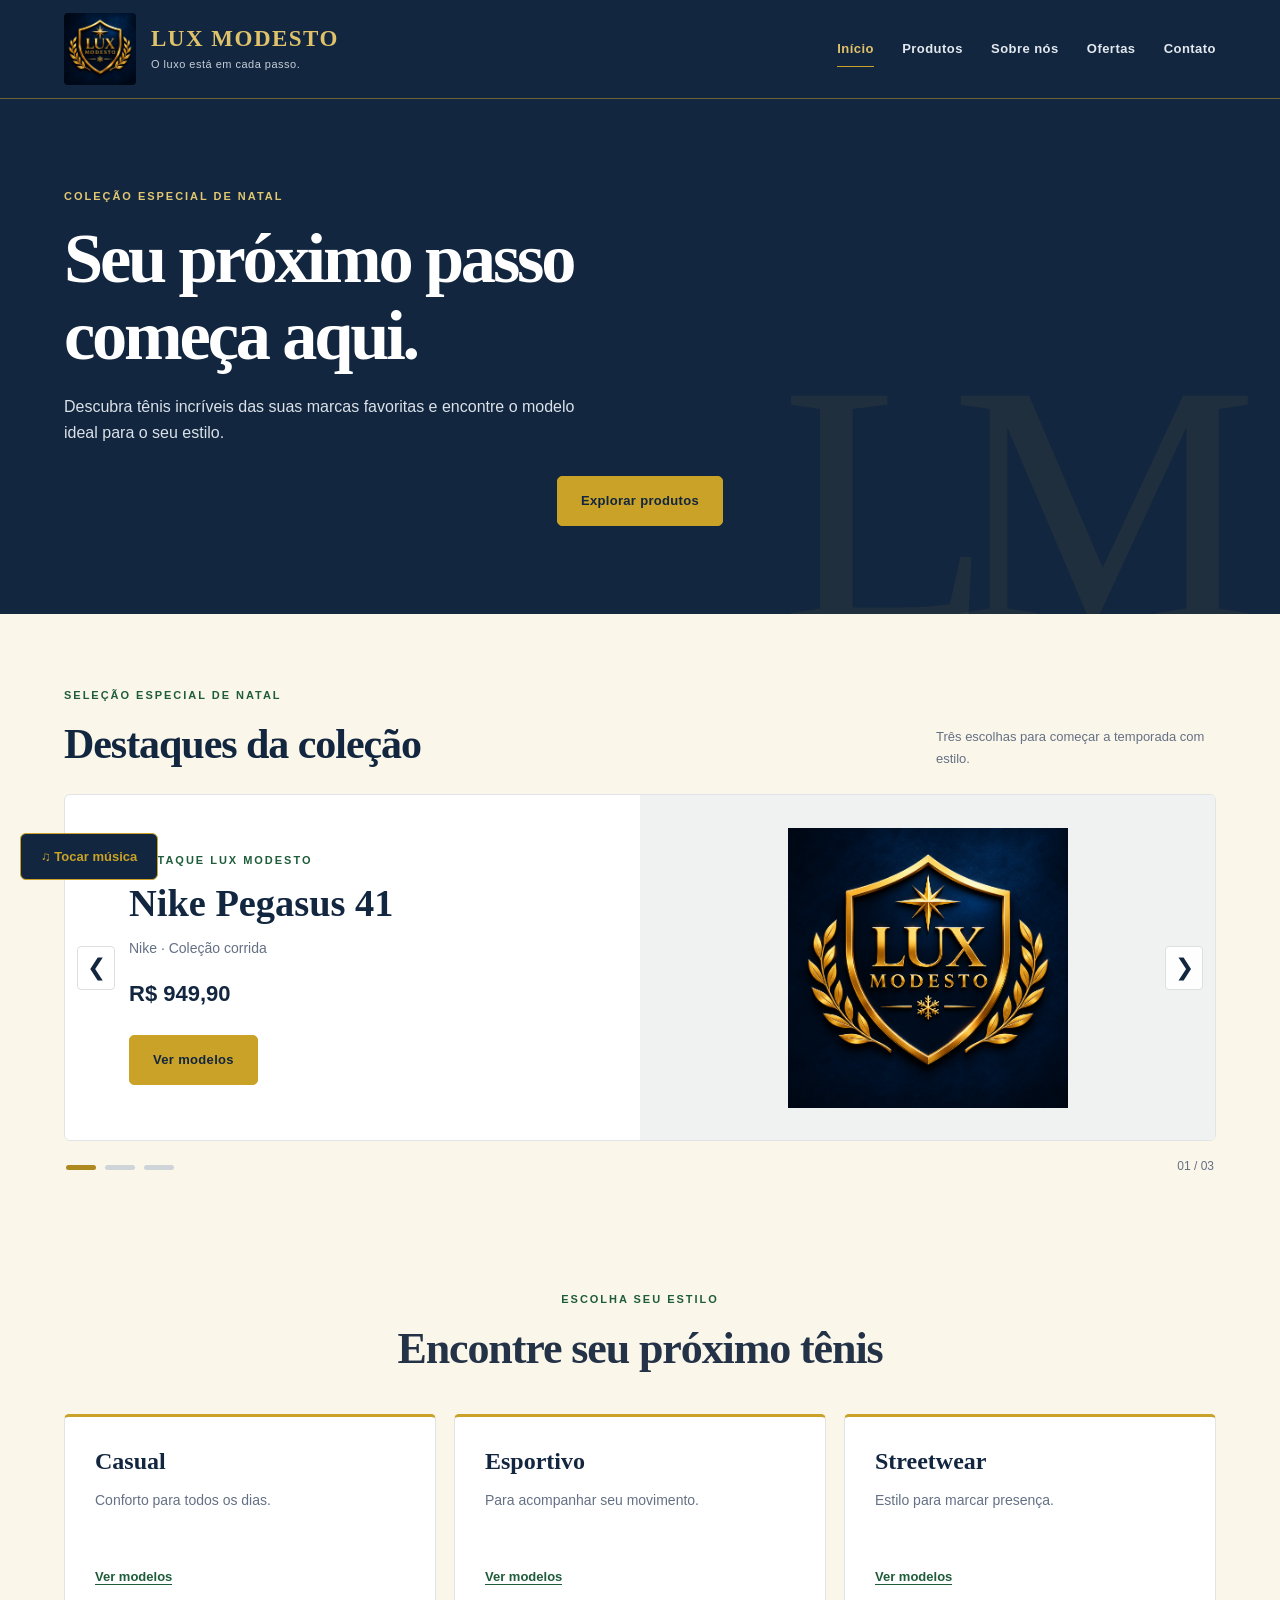
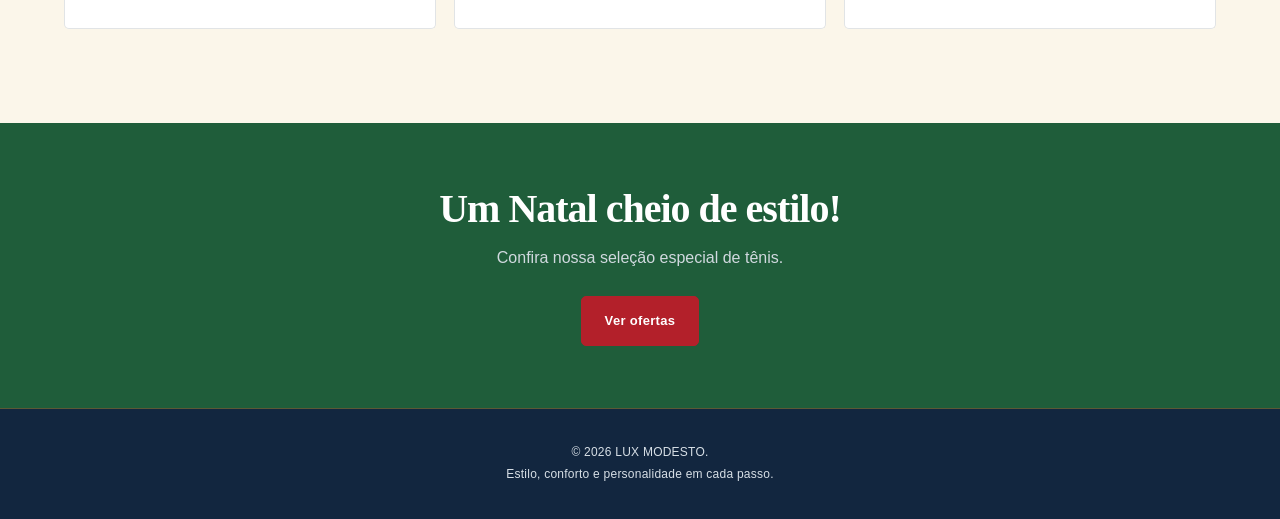
<file: index.html>
<!DOCTYPE html>
<html lang="pt-BR">

<head>
    <meta charset="UTF-8">
    <meta name="viewport" content="width=device-width, initial-scale=1.0">

    <meta
        name="description"
        content="Conheça a Lux Modesto, sua loja de tênis com estilo, qualidade e ofertas especiais de Natal."
    >

    <title>LUX MODESTO | Especial de Natal</title>

    
    <link rel="stylesheet" href="style.css">

    
    <script src="Java.js" defer></script>
    
    <link rel="icon" type="image/png" href="Imagem/favicon.png">
</head>

<body>


    <header class="cabecalho-lux">

        <div class="lux-conteudo">

            
            <a
                href="index.html"
                class="lux-marca"
                aria-label="Lux Modesto - Página inicial"
            >

                <img
                    src="Imagem/Logo.png"
                    alt="Logotipo Lux Modesto"
                    class="lux-logo"
                >

                <div class="lux-identidade">
                    <h2>LUX MODESTO</h2>
                    <p>O luxo está em cada passo.</p>
                </div>

            </a>

            
            <nav
                class="lux-menu"
                aria-label="Navegação principal"
            >

                <a href="index.html" aria-current="page">
                    Início
                </a>

                <a href="produtos.html">
                    Produtos
                </a>

                <a href="sobre.html">
                    Sobre nós
                </a>

                <a href="galeria.html">
                    Ofertas
                </a>

                <a href="contato.html">
                    Contato
                </a>

            </nav>

        </div>

    </header>


    <main>

        
        <section class="banner">

            <div class="banner-conteudo">

                <p class="subtitulo">
                    COLEÇÃO ESPECIAL DE NATAL
                </p>

                <h1>
                    Seu próximo passo começa aqui.
                </h1>

                <p>
                    Descubra tênis incríveis das suas marcas
                    favoritas e encontre o modelo ideal
                    para o seu estilo.
                </p>

                <a href="produtos.html" class="botao">
                    Explorar produtos
                </a>

            </div>

        </section>


        <section
            class="vitrine-natal"
            aria-labelledby="titulo-vitrine"
        >

            <div class="vitrine-topo">

                <div>
                    <p class="subtitulo">
                        SELEÇÃO ESPECIAL DE NATAL
                    </p>

                    <h2 id="titulo-vitrine">
                        Destaques da coleção
                    </h2>
                </div>

                <p>
                    Três escolhas para começar a
                    temporada com estilo.
                </p>

            </div>

            <div
                class="carrossel-natal"
                id="carrossel-natal"
                aria-roledescription="carrossel"
                aria-label="Tênis em destaque"
            >

                
                <div
                    id="carrossel-slides"
                    class="carrossel-slides"
                ></div>

                
                <button
                    type="button"
                    id="carrossel-anterior"
                    class="carrossel-seta carrossel-anterior"
                    aria-label="Destaque anterior"
                >
                    &#10094;
                </button>

                
                <button
                    type="button"
                    id="carrossel-proximo"
                    class="carrossel-seta carrossel-proximo"
                    aria-label="Próximo destaque"
                >
                    &#10095;
                </button>

            </div>

            
            <div class="carrossel-rodape">

                <div
                    id="carrossel-indicadores"
                    class="carrossel-indicadores"
                    aria-label="Selecionar destaque"
                ></div>

                <span
                    id="carrossel-posicao"
                    aria-live="polite"
                >
                    01 / 03
                </span>

            </div>

        </section>


        <section class="destaques">

            <p class="subtitulo">
                ESCOLHA SEU ESTILO
            </p>

            <h2>
                Encontre seu próximo tênis
            </h2>

            <div class="categorias">

                
                <article class="categoria">

                    <h3>Casual</h3>

                    <p>
                        Conforto para todos os dias.
                    </p>

                    <a href="produtos.html?categoria=casual">
                        Ver modelos
                    </a>

                </article>

                
                <article class="categoria">

                    <h3>Esportivo</h3>

                    <p>
                        Para acompanhar seu movimento.
                    </p>

                    <a href="produtos.html?categoria=esportivo">
                        Ver modelos
                    </a>

                </article>

                
                <article class="categoria">

                    <h3>Streetwear</h3>

                    <p>
                        Estilo para marcar presença.
                    </p>

                    <a href="produtos.html?categoria=streetwear">
                        Ver modelos
                    </a>

                </article>

            </div>

        </section>


        <section class="chamada">

            <h2>
                Um Natal cheio de estilo!
            </h2>

            <p>
                Confira nossa seleção especial de tênis.
            </p>

            <a href="galeria.html" class="botao">
                Ver ofertas
            </a>

        </section>

    </main>


    <footer>

        <p>
            &copy; 2026 LUX MODESTO.
        </p>

        <p>
            Estilo, conforto e personalidade em cada passo.
        </p>

    </footer>

</body>

</html>
</file>
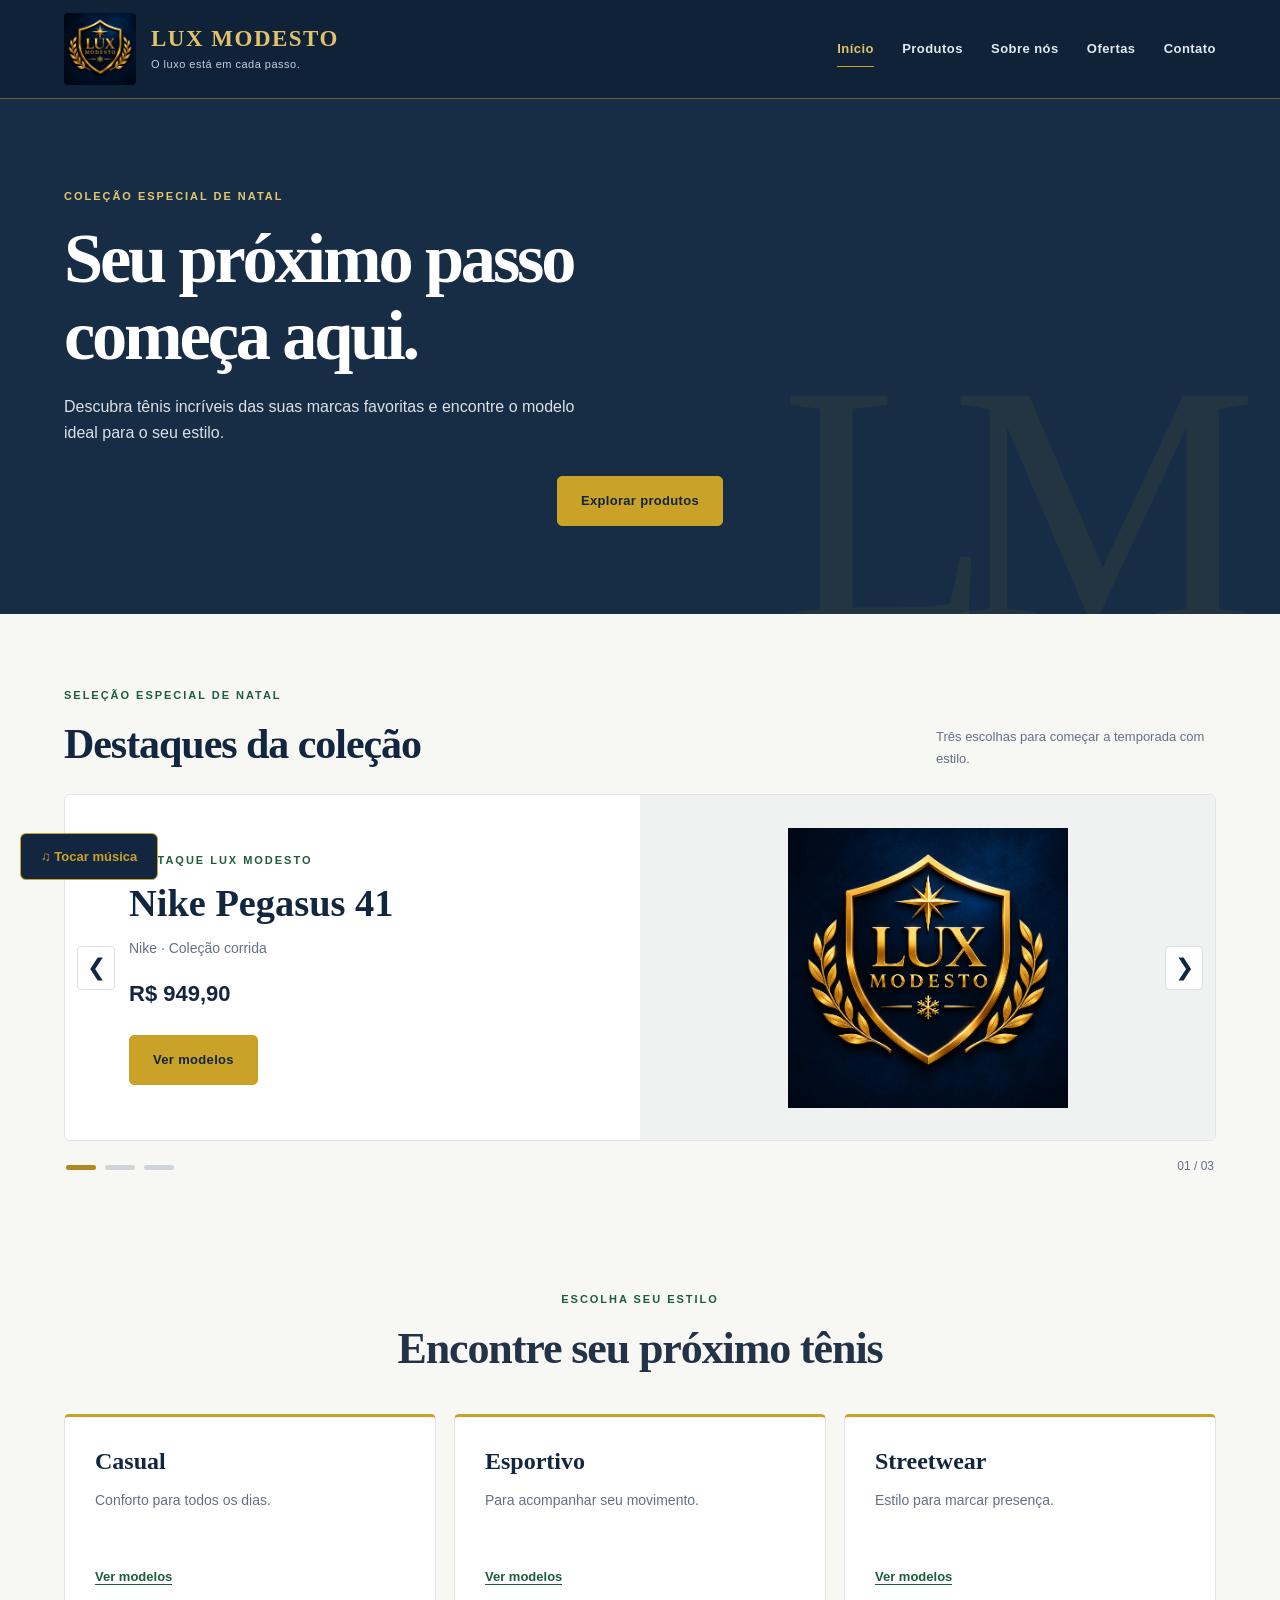
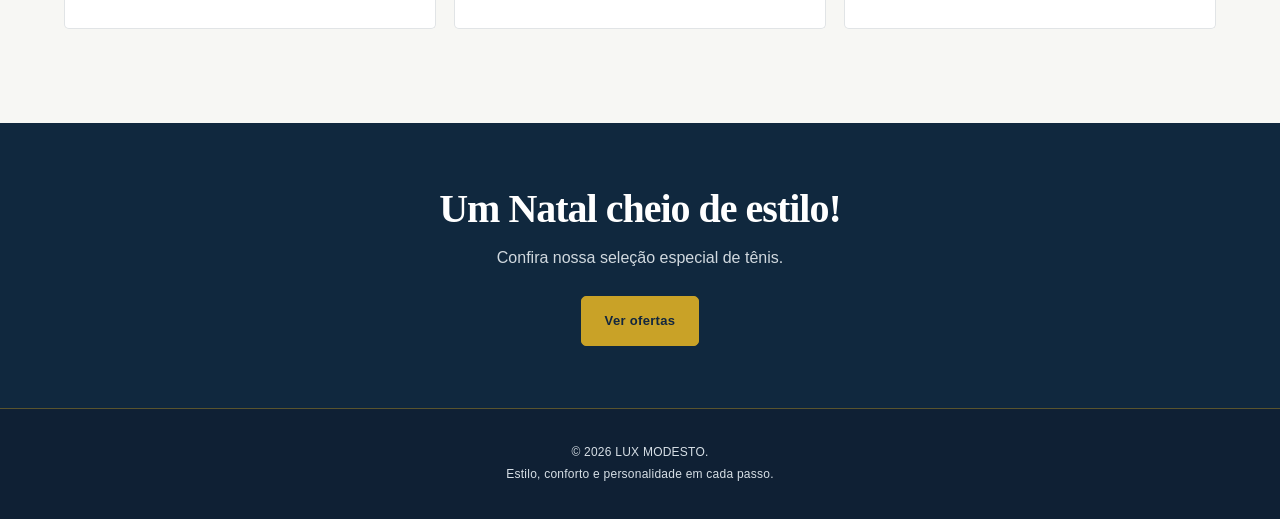
<file: Loja Natalina/index.html>
<!DOCTYPE html>
<html lang="pt-BR">

<head>
    <meta charset="UTF-8">
    <meta name="viewport" content="width=device-width, initial-scale=1.0">

    <meta
        name="description"
        content="Conheça a Lux Modesto, sua loja de tênis com estilo, qualidade e ofertas especiais de Natal."
    >

    <title>LUX MODESTO | Especial de Natal</title>

    <!-- CSS -->
    <link rel="stylesheet" href="style.css">

    <!-- JAVASCRIPT -->
    <script src="Java.js" defer></script>
    <!-- Favicon da LUX MODESTO -->
    <link rel="icon" type="image/png" href="Imagem/favicon.png">
</head>

<body>

    <!-- CABEÇALHO LUX MODESTO -->

    <header class="cabecalho-lux">

        <div class="lux-conteudo">

            <!-- LOGO E NOME DA LOJA -->
            <a
                href="index.html"
                class="lux-marca"
                aria-label="Lux Modesto - Página inicial"
            >

                <img
                    src="Imagem/Logo.png"
                    alt="Logotipo Lux Modesto"
                    class="lux-logo"
                >

                <div class="lux-identidade">
                    <h2>LUX MODESTO</h2>
                    <p>O luxo está em cada passo.</p>
                </div>

            </a>

            <!-- MENU DE NAVEGAÇÃO -->
            <nav
                class="lux-menu"
                aria-label="Navegação principal"
            >

                <a href="index.html" aria-current="page">
                    Início
                </a>

                <a href="produtos.html">
                    Produtos
                </a>

                <a href="sobre.html">
                    Sobre nós
                </a>

                <a href="galeria.html">
                    Ofertas
                </a>

                <a href="contato.html">
                    Contato
                </a>

            </nav>

        </div>

    </header>

    <!-- CONTEÚDO PRINCIPAL -->

    <main>

        <!-- BANNER PRINCIPAL COM PARALLAX -->
        <section class="banner">

            <div class="banner-conteudo">

                <p class="subtitulo">
                    COLEÇÃO ESPECIAL DE NATAL
                </p>

                <h1>
                    Seu próximo passo começa aqui.
                </h1>

                <p>
                    Descubra tênis incríveis das suas marcas
                    favoritas e encontre o modelo ideal
                    para o seu estilo.
                </p>

                <a href="produtos.html" class="botao">
                    Explorar produtos
                </a>

            </div>

        </section>


        <!-- ==================================
             NOVO: CARROSSEL DE NATAL
        ================================== -->

        <section
            class="vitrine-natal"
            aria-labelledby="titulo-vitrine"
        >

            <div class="vitrine-topo">

                <div>
                    <p class="subtitulo">
                        SELEÇÃO ESPECIAL DE NATAL
                    </p>

                    <h2 id="titulo-vitrine">
                        Destaques da coleção
                    </h2>
                </div>

                <p>
                    Três escolhas para começar a
                    temporada com estilo.
                </p>

            </div>

            <div
                class="carrossel-natal"
                id="carrossel-natal"
                aria-roledescription="carrossel"
                aria-label="Tênis em destaque"
            >

                <!-- O JavaScript cria os slides aqui -->
                <div
                    id="carrossel-slides"
                    class="carrossel-slides"
                ></div>

                <!-- SETA ANTERIOR -->
                <button
                    type="button"
                    id="carrossel-anterior"
                    class="carrossel-seta carrossel-anterior"
                    aria-label="Destaque anterior"
                >
                    &#10094;
                </button>

                <!-- SETA PRÓXIMO -->
                <button
                    type="button"
                    id="carrossel-proximo"
                    class="carrossel-seta carrossel-proximo"
                    aria-label="Próximo destaque"
                >
                    &#10095;
                </button>

            </div>

            <!-- INDICADORES DO CARROSSEL -->
            <div class="carrossel-rodape">

                <div
                    id="carrossel-indicadores"
                    class="carrossel-indicadores"
                    aria-label="Selecionar destaque"
                ></div>

                <span
                    id="carrossel-posicao"
                    aria-live="polite"
                >
                    01 / 03
                </span>

            </div>

        </section>


        <!-- ==================================
             CATEGORIAS DE TÊNIS
        ================================== -->

        <section class="destaques">

            <p class="subtitulo">
                ESCOLHA SEU ESTILO
            </p>

            <h2>
                Encontre seu próximo tênis
            </h2>

            <div class="categorias">

                <!-- CASUAL -->
                <article class="categoria">

                    <h3>Casual</h3>

                    <p>
                        Conforto para todos os dias.
                    </p>

                    <a href="produtos.html?categoria=casual">
                        Ver modelos
                    </a>

                </article>

                <!-- ESPORTIVO -->
                <article class="categoria">

                    <h3>Esportivo</h3>

                    <p>
                        Para acompanhar seu movimento.
                    </p>

                    <a href="produtos.html?categoria=esportivo">
                        Ver modelos
                    </a>

                </article>

                <!-- STREETWEAR -->
                <article class="categoria">

                    <h3>Streetwear</h3>

                    <p>
                        Estilo para marcar presença.
                    </p>

                    <a href="produtos.html?categoria=streetwear">
                        Ver modelos
                    </a>

                </article>

            </div>

        </section>


        <!-- ==================================
             CHAMADA DE NATAL
        ================================== -->

        <section class="chamada">

            <h2>
                Um Natal cheio de estilo!
            </h2>

            <p>
                Confira nossa seleção especial de tênis.
            </p>

            <a href="galeria.html" class="botao">
                Ver ofertas
            </a>

        </section>

    </main>


    <!-- RODAPÉ -->

    <footer>

        <p>
            &copy; 2026 LUX MODESTO.
        </p>

        <p>
            Estilo, conforto e personalidade em cada passo.
        </p>

    </footer>

</body>

</html>
</file>
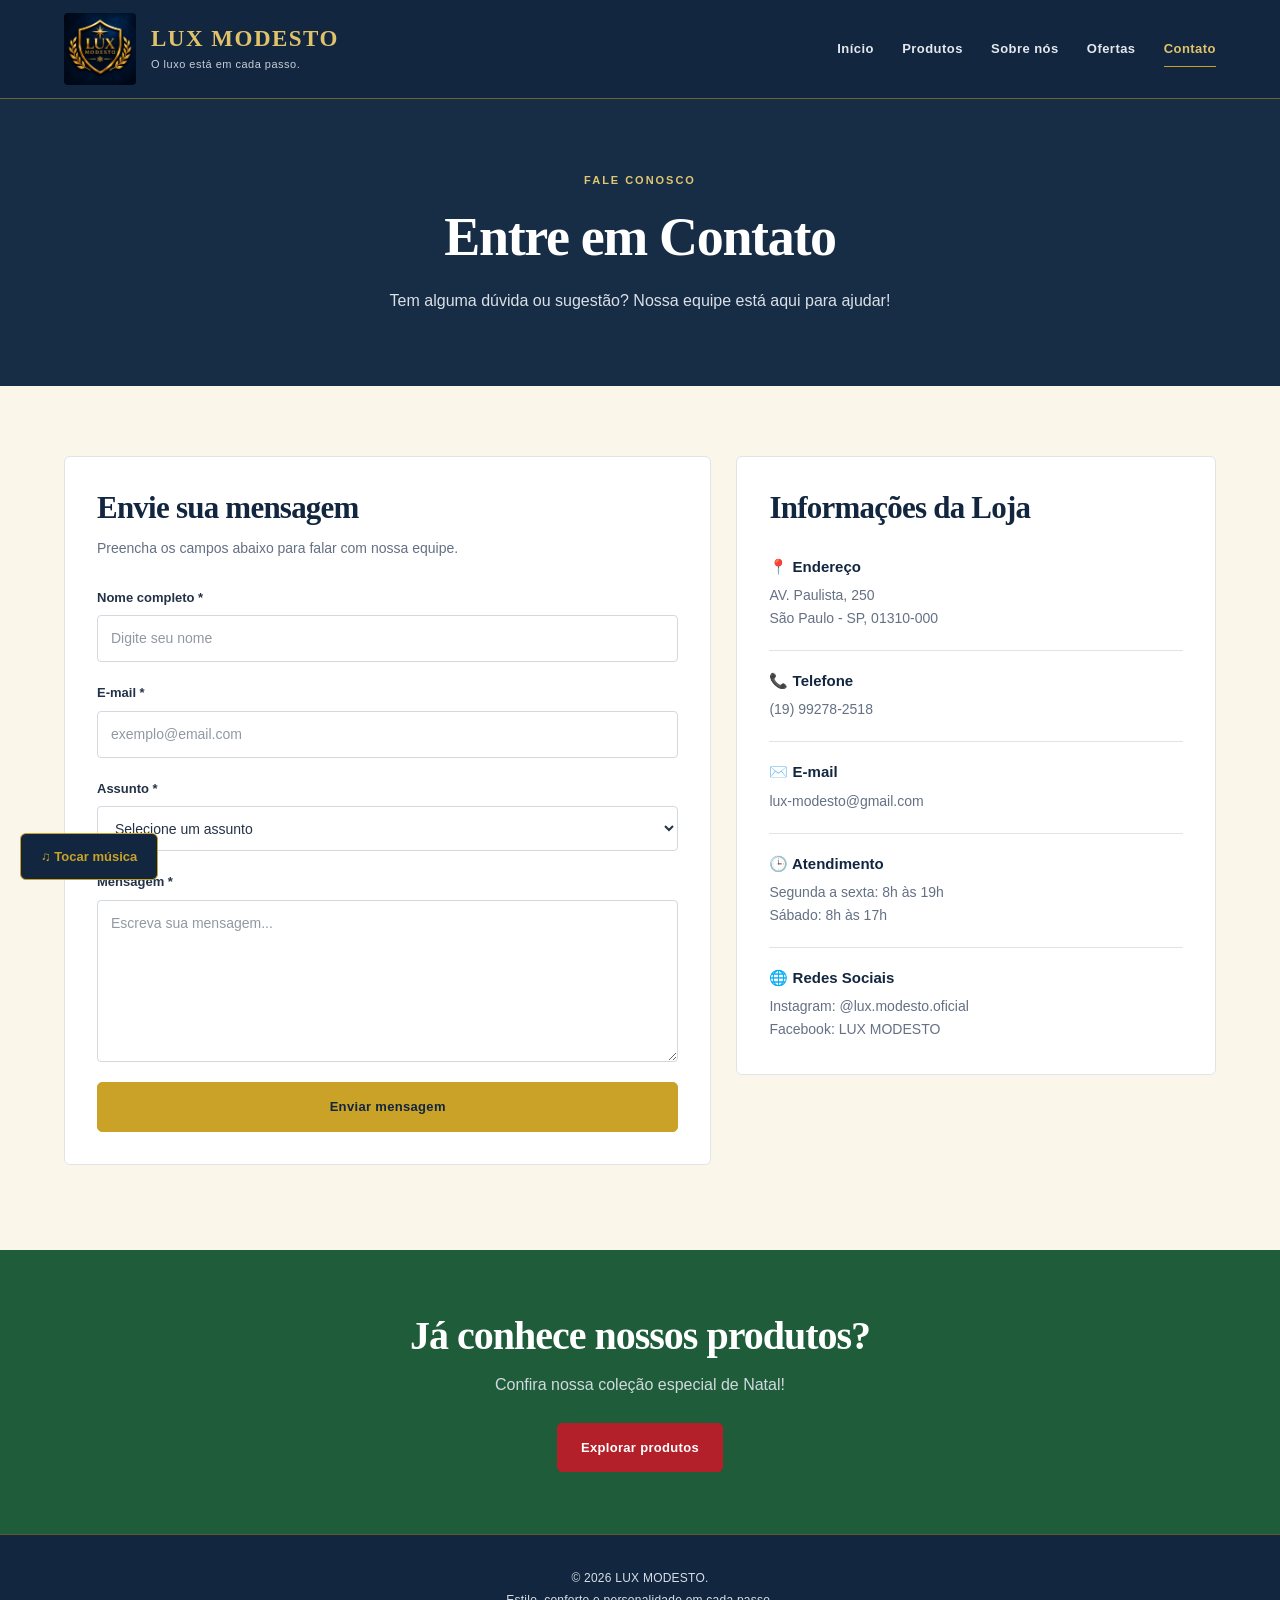
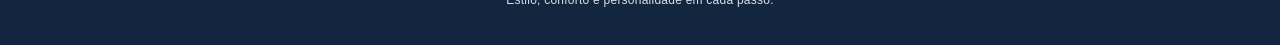
<file: contato.html>
<!DOCTYPE html>
<html lang="pt-BR">

<head>
    <meta charset="UTF-8">
    <meta name="viewport" content="width=device-width, initial-scale=1.0">

    <meta
        name="description"
        content="Entre em contato com a Lux Modesto, sua loja de tênis com estilo, qualidade e ofertas especiais de Natal."
    >

    <title>Contato | LUX MODESTO</title>

    
    <link rel="stylesheet" href="style.css">

    
    <script src="Java.js" defer></script>
    
    <link rel="icon" type="image/png" href="Imagem/favicon.png">
</head>

<body>


    <header class="cabecalho-lux">

        <div class="lux-conteudo">

            
            <a
                href="index.html"
                class="lux-marca"
                aria-label="Lux Modesto - Página inicial"
            >

                <img
                    src="Imagem/Logo.png"
                    alt="Logotipo Lux Modesto"
                    class="lux-logo"
                >

                <div class="lux-identidade">
                    <h2>LUX MODESTO</h2>
                    <p>O luxo está em cada passo.</p>
                </div>

            </a>

            
            <button
                id="menu-toggle"
                class="menu-toggle"
                type="button"
                aria-label="Abrir menu de navegação"
                aria-controls="menu-principal"
                aria-expanded="false"
            >
                ☰
            </button>

            
            <nav
                id="menu-principal"
                class="lux-menu"
                aria-label="Navegação principal"
            >

                <a href="index.html">
                    Início
                </a>

                <a href="produtos.html">
                    Produtos
                </a>

                <a href="sobre.html">
                    Sobre nós
                </a>

                <a href="galeria.html">
                    Ofertas
                </a>

                <a
                    href="contato.html"
                    aria-current="page"
                >
                    Contato
                </a>

            </nav>

        </div>

    </header>


    <main>

        
        <section class="contato-banner">

            <p class="subtitulo">
                FALE CONOSCO
            </p>

            <h1>Entre em Contato</h1>

            <p>
                Tem alguma dúvida ou sugestão?
                Nossa equipe está aqui para ajudar!
            </p>

        </section>

        
        <section class="contato-container">

            
            <div class="contato-formulario">

                <h2>Envie sua mensagem</h2>

                <p>
                    Preencha os campos abaixo para falar
                    com nossa equipe.
                </p>

                <form id="form-contato" novalidate>

                    
                    <div class="campo-contato">

                        <label for="nome-contato">
                            Nome completo *
                        </label>

                        <input
                            type="text"
                            id="nome-contato"
                            name="nome"
                            placeholder="Digite seu nome"
                            autocomplete="name"
                            required
                        >

                        <small
                            class="erro-campo"
                            id="erro-nome"
                        ></small>

                    </div>

                    
                    <div class="campo-contato">

                        <label for="email-contato">
                            E-mail *
                        </label>

                        <input
                            type="email"
                            id="email-contato"
                            name="email"
                            placeholder="exemplo@email.com"
                            autocomplete="email"
                            required
                        >

                        <small
                            class="erro-campo"
                            id="erro-email"
                        ></small>

                    </div>

                    
                    <div class="campo-contato">

                        <label for="assunto-contato">
                            Assunto *
                        </label>

                        <select
                            id="assunto-contato"
                            name="assunto"
                            required
                        >

                            <option value="">
                                Selecione um assunto
                            </option>

                            <option value="duvida">
                                Dúvidas sobre produtos
                            </option>

                            <option value="pedido">
                                Pedidos
                            </option>

                            <option value="promocao">
                                Promoções
                            </option>

                            <option value="sugestao">
                                Sugestões
                            </option>

                            <option value="outro">
                                Outro assunto
                            </option>

                        </select>

                        <small
                            class="erro-campo"
                            id="erro-assunto"
                        ></small>

                    </div>

                    
                    <div class="campo-contato">

                        <label for="mensagem-contato">
                            Mensagem *
                        </label>

                        <textarea
                            id="mensagem-contato"
                            name="mensagem"
                            rows="6"
                            placeholder="Escreva sua mensagem..."
                            required
                        ></textarea>

                        <small
                            class="erro-campo"
                            id="erro-mensagem"
                        ></small>

                    </div>

                    
                    <button
                        type="submit"
                        class="botao botao-enviar"
                    >
                        Enviar mensagem
                    </button>

                    <p
                        id="mensagem-formulario"
                        role="status"
                        aria-live="polite"
                    ></p>

                </form>

            </div>


            <aside class="contato-informacoes">

                <h2>Informações da Loja</h2>

                
                <div class="contato-info-card">

                    <h3>📍 Endereço</h3>

                    <p>AV. Paulista, 250</p>
                    <p>São Paulo - SP, 01310-000</p>

                </div>

                
                <div class="contato-info-card">

                    <h3>📞 Telefone</h3>

                    <p>(19) 99278-2518</p>

                </div>

                
                <div class="contato-info-card">

                    <h3>✉️ E-mail</h3>

                    <p>lux-modesto@gmail.com</p>

                </div>

                
                <div class="contato-info-card">

                    <h3>🕒 Atendimento</h3>

                    <p>Segunda a sexta: 8h às 19h</p>
                    <p>Sábado: 8h às 17h</p>

                </div>

                
                <div class="contato-info-card">

                    <h3>🌐 Redes Sociais</h3>

                    <p>Instagram: @lux.modesto.oficial</p>
                    <p>Facebook: LUX MODESTO</p>

                </div>

            </aside>

        </section>


        <section class="chamada">

            <h2>Já conhece nossos produtos?</h2>

            <p>
                Confira nossa coleção especial de Natal!
            </p>

            <a href="produtos.html" class="botao">
                Explorar produtos
            </a>

        </section>

    </main>


    <footer>

        <p>
            &copy; 2026 LUX MODESTO.
        </p>

        <p>
            Estilo, conforto e personalidade em cada passo.
        </p>

    </footer>

</body>
</html>
</file>
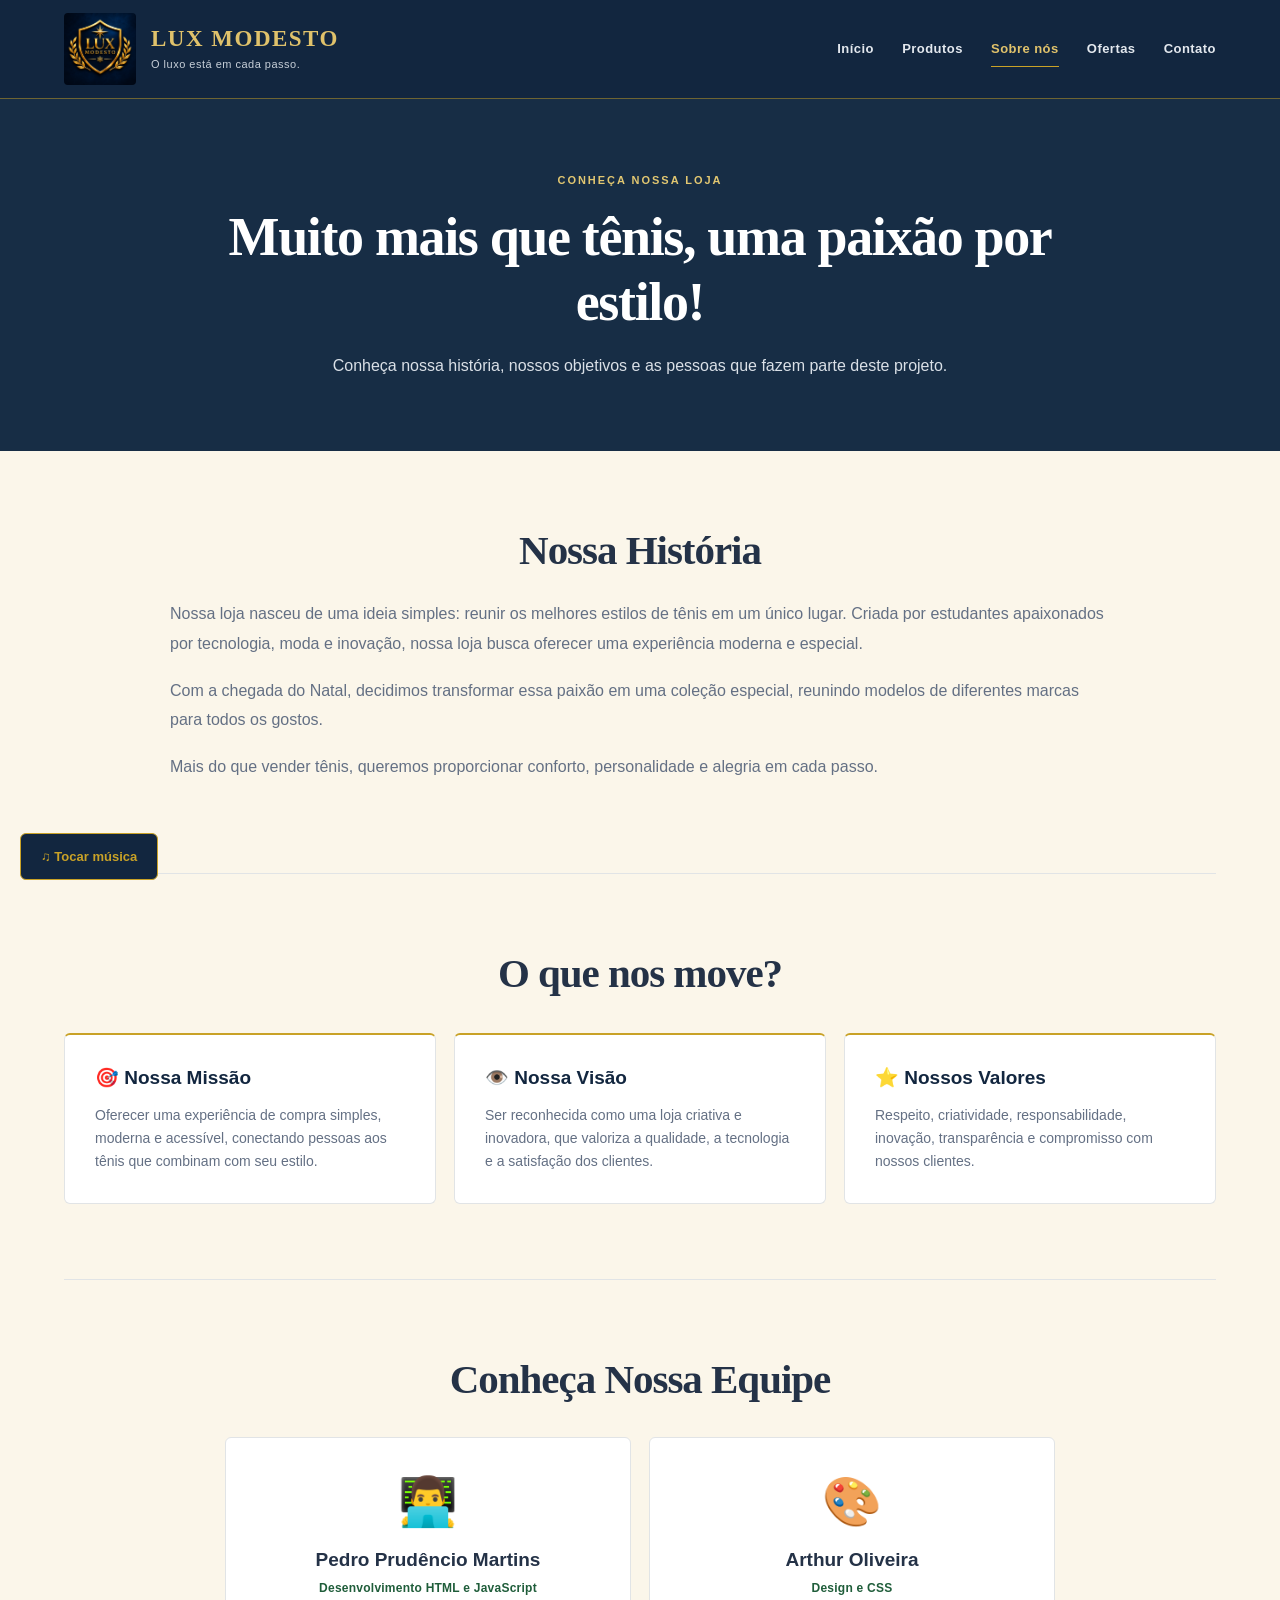
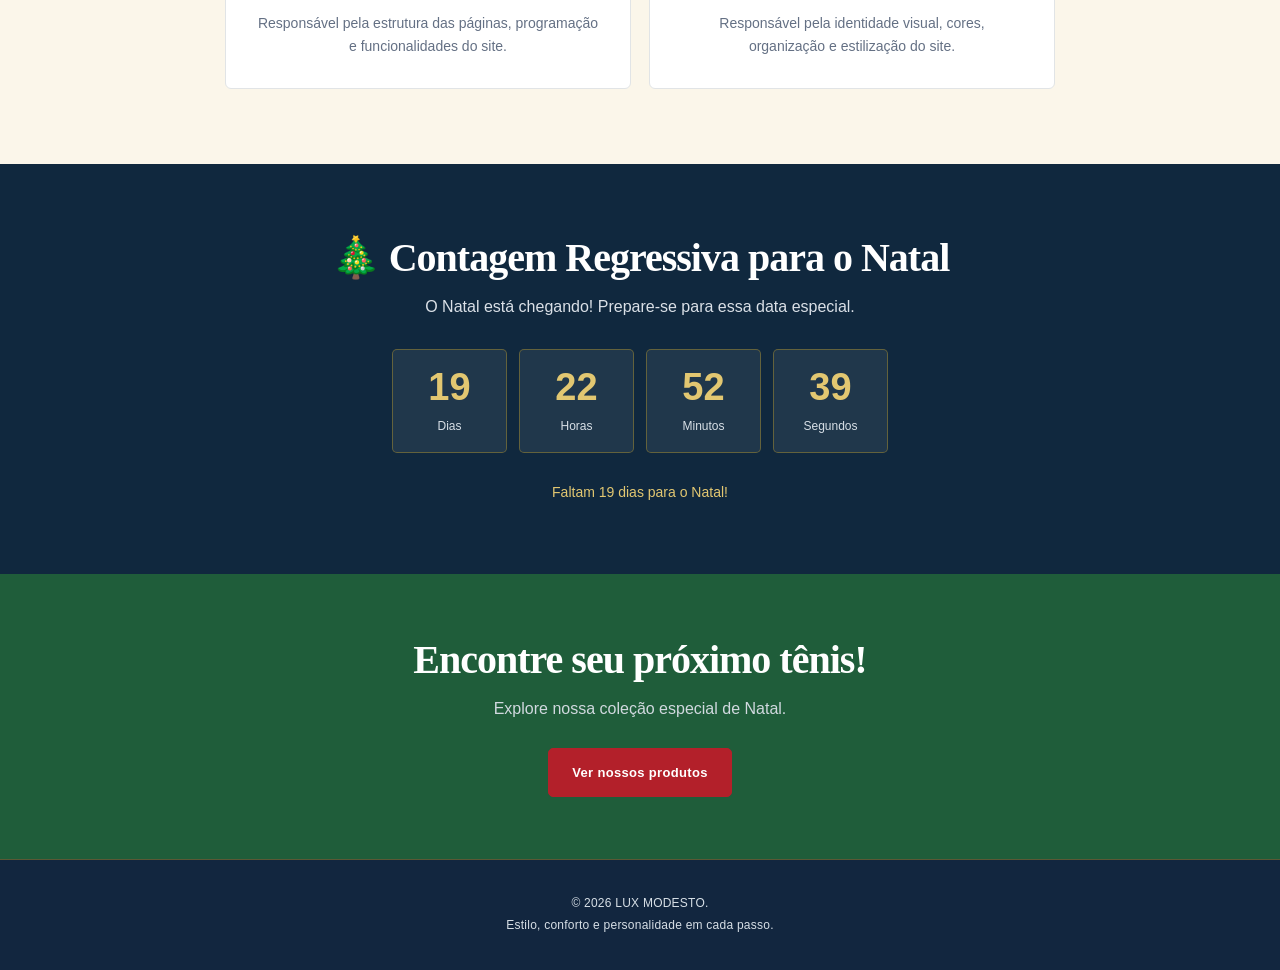
<file: sobre.html>
<!DOCTYPE html>
<html lang="pt-BR">

<head>
    <meta charset="UTF-8">
    <meta name="viewport" content="width=device-width, initial-scale=1.0">

    <meta
        name="description"
        content="Conheça a história, os valores e a equipe da LUX MODESTO, sua loja de tênis."
    >

    <title>Sobre Nós | LUX MODESTO</title>

    
    <link rel="stylesheet" href="style.css">

    
    <script src="Java.js" defer></script>
    
    <link rel="icon" type="image/png" href="Imagem/favicon.png">
</head>

<body>


    <header class="cabecalho-lux">

        <div class="lux-conteudo">

            
            <a
                href="index.html"
                class="lux-marca"
                aria-label="Lux Modesto - Página inicial"
            >

                <img
                    src="Imagem/Logo.png"
                    alt="Logotipo Lux Modesto"
                    class="lux-logo"
                >

                <div class="lux-identidade">
                    <h2>LUX MODESTO</h2>
                    <p>O luxo está em cada passo.</p>
                </div>

            </a>

            
            <nav
                class="lux-menu"
                aria-label="Navegação principal"
            >

                <a href="index.html">
                    Início
                </a>

                <a href="produtos.html">
                    Produtos
                </a>

                <a
                    href="sobre.html"
                    aria-current="page"
                >
                    Sobre nós
                </a>

                <a href="galeria.html">
                    Ofertas
                </a>

                <a href="contato.html">
                    Contato
                </a>

            </nav>

        </div>

    </header>


    <main>

        
        <section class="sobre-banner">

            <p class="subtitulo">
                CONHEÇA NOSSA LOJA
            </p>

            <h1>
                Muito mais que tênis, uma paixão por estilo!
            </h1>

            <p>
                Conheça nossa história, nossos objetivos
                e as pessoas que fazem parte deste projeto.
            </p>

        </section>


        <section class="sobre-historia animar-scroll">

            <h2>Nossa História</h2>

            <p>
                Nossa loja nasceu de uma ideia simples:
                reunir os melhores estilos de tênis
                em um único lugar. Criada por estudantes
                apaixonados por tecnologia, moda e inovação,
                nossa loja busca oferecer uma experiência
                moderna e especial.
            </p>

            <p>
                Com a chegada do Natal, decidimos transformar
                essa paixão em uma coleção especial,
                reunindo modelos de diferentes marcas
                para todos os gostos.
            </p>

            <p>
                Mais do que vender tênis, queremos
                proporcionar conforto, personalidade
                e alegria em cada passo.
            </p>

        </section>


        <section class="sobre-principios animar-scroll">

            <h2>O que nos move?</h2>

            <div class="principios-grid">

                
                <article class="principio-card">

                    <h3>🎯 Nossa Missão</h3>

                    <p>
                        Oferecer uma experiência de compra
                        simples, moderna e acessível,
                        conectando pessoas aos tênis
                        que combinam com seu estilo.
                    </p>

                </article>

                
                <article class="principio-card">

                    <h3>👁️ Nossa Visão</h3>

                    <p>
                        Ser reconhecida como uma loja
                        criativa e inovadora, que valoriza
                        a qualidade, a tecnologia
                        e a satisfação dos clientes.
                    </p>

                </article>

                
                <article class="principio-card">

                    <h3>⭐ Nossos Valores</h3>

                    <p>
                        Respeito, criatividade,
                        responsabilidade, inovação,
                        transparência e compromisso
                        com nossos clientes.
                    </p>

                </article>

            </div>

        </section>


        <section class="sobre-equipe animar-scroll">

            <h2>Conheça Nossa Equipe</h2>

            <div class="equipe-grid">

                
                <article class="membro-equipe">

                    <div class="avatar-equipe">
                        👨‍💻
                    </div>

                    <h3>Pedro Prudêncio Martins</h3>

                    <p class="funcao-equipe">
                        Desenvolvimento HTML e JavaScript
                    </p>

                    <p>
                        Responsável pela estrutura das páginas,
                        programação e funcionalidades do site.
                    </p>

                </article>

                
                <article class="membro-equipe">

                    <div class="avatar-equipe">
                        🎨
                    </div>

                    <h3>Arthur Oliveira</h3>

                    <p class="funcao-equipe">
                        Design e CSS
                    </p>

                    <p>
                        Responsável pela identidade visual,
                        cores, organização e estilização
                        do site.
                    </p>

                </article>

            </div>

        </section>


        <section class="sobre-natal animar-scroll">

            <h2>
                🎄 Contagem Regressiva para o Natal
            </h2>

            <p>
                O Natal está chegando!
                Prepare-se para essa data especial.
            </p>

            <div class="contador-natal" aria-live="off">

                
                <div class="tempo-card">

                    <span id="dias">00</span>
                    <p>Dias</p>

                </div>

                
                <div class="tempo-card">

                    <span id="horas">00</span>
                    <p>Horas</p>

                </div>

                
                <div class="tempo-card">

                    <span id="minutos">00</span>
                    <p>Minutos</p>

                </div>

                
                <div class="tempo-card">

                    <span id="segundos">00</span>
                    <p>Segundos</p>

                </div>

            </div>

            <p id="mensagem-natal"></p>

        </section>


        <section class="chamada animar-scroll">

            <h2>Encontre seu próximo tênis!</h2>

            <p>
                Explore nossa coleção especial de Natal.
            </p>

            <a href="produtos.html" class="botao">
                Ver nossos produtos
            </a>

        </section>

    </main>


    <footer>

        <p>
            &copy; 2026 LUX MODESTO.
        </p>

        <p>
            Estilo, conforto e personalidade em cada passo.
        </p>

    </footer>

</body>

</html>
</file>
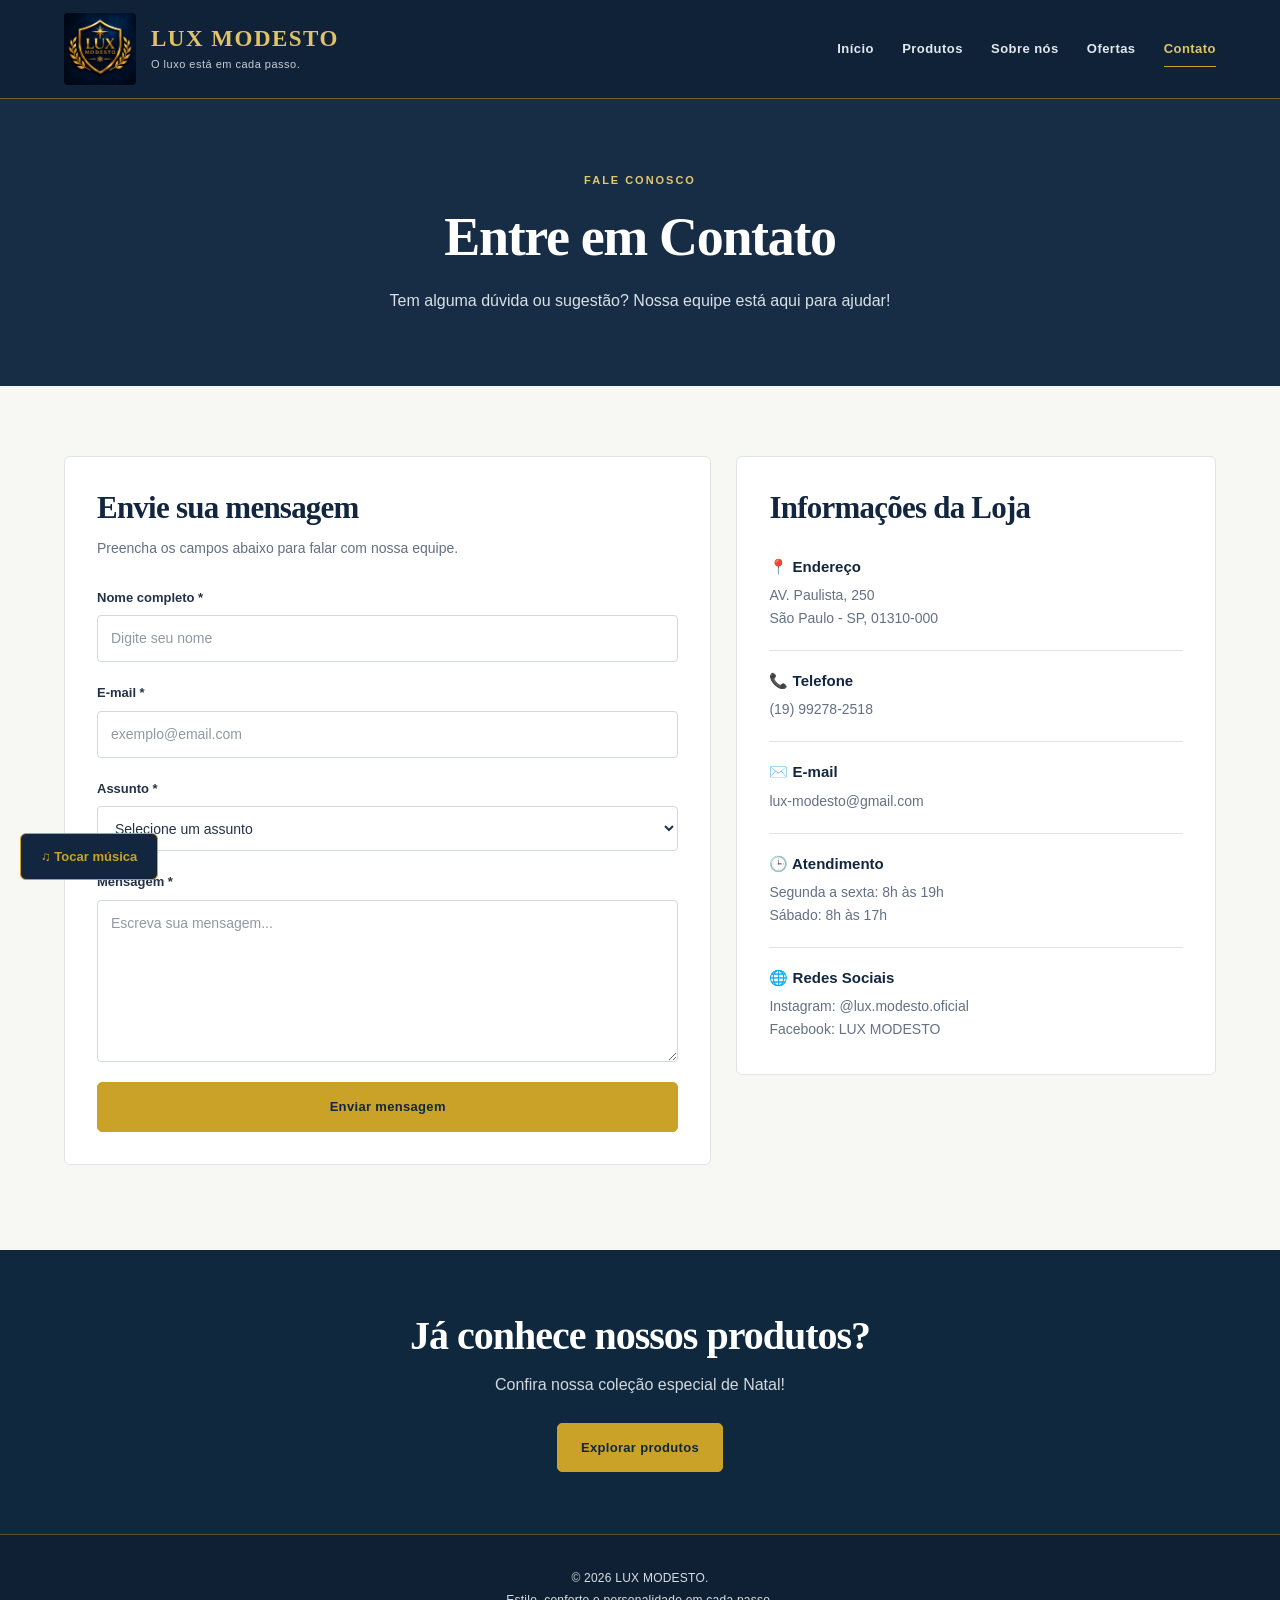
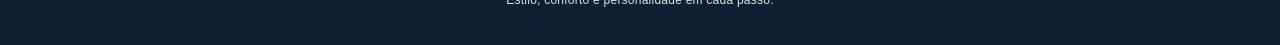
<file: Loja Natalina/contato.html>
<!DOCTYPE html>
<html lang="pt-BR">

<head>
    <meta charset="UTF-8">
    <meta name="viewport" content="width=device-width, initial-scale=1.0">

    <meta
        name="description"
        content="Entre em contato com a Lux Modesto, sua loja de tênis com estilo, qualidade e ofertas especiais de Natal."
    >

    <title>Contato | LUX MODESTO</title>

    <!-- CSS -->
    <link rel="stylesheet" href="style.css">

    <!-- JAVASCRIPT -->
    <script src="Java.js" defer></script>
    <!-- Favicon da LUX MODESTO -->
    <link rel="icon" type="image/png" href="Imagem/favicon.png">
</head>

<body>

    <!-- ==================================
         CABEÇALHO LUX MODESTO
    ================================== -->

    <header class="cabecalho-lux">

        <div class="lux-conteudo">

            <!-- LOGO E NOME -->
            <a
                href="index.html"
                class="lux-marca"
                aria-label="Lux Modesto - Página inicial"
            >

                <img
                    src="Imagem/Logo.png"
                    alt="Logotipo Lux Modesto"
                    class="lux-logo"
                >

                <div class="lux-identidade">
                    <h2>LUX MODESTO</h2>
                    <p>O luxo está em cada passo.</p>
                </div>

            </a>

            <!-- BOTÃO DO MENU PARA CELULAR -->
            <button
                id="menu-toggle"
                class="menu-toggle"
                type="button"
                aria-label="Abrir menu de navegação"
                aria-controls="menu-principal"
                aria-expanded="false"
            >
                ☰
            </button>

            <!-- MENU DE NAVEGAÇÃO -->
            <nav
                id="menu-principal"
                class="lux-menu"
                aria-label="Navegação principal"
            >

                <a href="index.html">
                    Início
                </a>

                <a href="produtos.html">
                    Produtos
                </a>

                <a href="sobre.html">
                    Sobre nós
                </a>

                <a href="galeria.html">
                    Ofertas
                </a>

                <a
                    href="contato.html"
                    aria-current="page"
                >
                    Contato
                </a>

            </nav>

        </div>

    </header>

    <!-- ==================================
         CONTEÚDO PRINCIPAL
    ================================== -->

    <main>

        <!-- BANNER -->
        <section class="contato-banner">

            <p class="subtitulo">
                FALE CONOSCO
            </p>

            <h1>Entre em Contato</h1>

            <p>
                Tem alguma dúvida ou sugestão?
                Nossa equipe está aqui para ajudar!
            </p>

        </section>

        <!-- FORMULÁRIO E INFORMAÇÕES -->
        <section class="contato-container">

            <!-- FORMULÁRIO -->
            <div class="contato-formulario">

                <h2>Envie sua mensagem</h2>

                <p>
                    Preencha os campos abaixo para falar
                    com nossa equipe.
                </p>

                <form id="form-contato" novalidate>

                    <!-- NOME -->
                    <div class="campo-contato">

                        <label for="nome-contato">
                            Nome completo *
                        </label>

                        <input
                            type="text"
                            id="nome-contato"
                            name="nome"
                            placeholder="Digite seu nome"
                            autocomplete="name"
                            required
                        >

                        <small
                            class="erro-campo"
                            id="erro-nome"
                        ></small>

                    </div>

                    <!-- E-MAIL -->
                    <div class="campo-contato">

                        <label for="email-contato">
                            E-mail *
                        </label>

                        <input
                            type="email"
                            id="email-contato"
                            name="email"
                            placeholder="exemplo@email.com"
                            autocomplete="email"
                            required
                        >

                        <small
                            class="erro-campo"
                            id="erro-email"
                        ></small>

                    </div>

                    <!-- ASSUNTO -->
                    <div class="campo-contato">

                        <label for="assunto-contato">
                            Assunto *
                        </label>

                        <select
                            id="assunto-contato"
                            name="assunto"
                            required
                        >

                            <option value="">
                                Selecione um assunto
                            </option>

                            <option value="duvida">
                                Dúvidas sobre produtos
                            </option>

                            <option value="pedido">
                                Pedidos
                            </option>

                            <option value="promocao">
                                Promoções
                            </option>

                            <option value="sugestao">
                                Sugestões
                            </option>

                            <option value="outro">
                                Outro assunto
                            </option>

                        </select>

                        <small
                            class="erro-campo"
                            id="erro-assunto"
                        ></small>

                    </div>

                    <!-- MENSAGEM -->
                    <div class="campo-contato">

                        <label for="mensagem-contato">
                            Mensagem *
                        </label>

                        <textarea
                            id="mensagem-contato"
                            name="mensagem"
                            rows="6"
                            placeholder="Escreva sua mensagem..."
                            required
                        ></textarea>

                        <small
                            class="erro-campo"
                            id="erro-mensagem"
                        ></small>

                    </div>

                    <!-- BOTÃO ENVIAR -->
                    <button
                        type="submit"
                        class="botao botao-enviar"
                    >
                        Enviar mensagem
                    </button>

                    <p
                        id="mensagem-formulario"
                        role="status"
                        aria-live="polite"
                    ></p>

                </form>

            </div>

            <!-- ==================================
                 INFORMAÇÕES DA LOJA
            ================================== -->

            <aside class="contato-informacoes">

                <h2>Informações da Loja</h2>

                <!-- ENDEREÇO -->
                <div class="contato-info-card">

                    <h3>📍 Endereço</h3>

                    <p>AV. Paulista, 250</p>
                    <p>São Paulo - SP, 01310-000</p>

                </div>

                <!-- TELEFONE -->
                <div class="contato-info-card">

                    <h3>📞 Telefone</h3>

                    <p>(19) 99278-2518</p>

                </div>

                <!-- E-MAIL -->
                <div class="contato-info-card">

                    <h3>✉️ E-mail</h3>

                    <p>lux-modesto@gmail.com</p>

                </div>

                <!-- HORÁRIO DE ATENDIMENTO -->
                <div class="contato-info-card">

                    <h3>🕒 Atendimento</h3>

                    <p>Segunda a sexta: 8h às 19h</p>
                    <p>Sábado: 8h às 17h</p>

                </div>

                <!-- REDES SOCIAIS -->
                <div class="contato-info-card">

                    <h3>🌐 Redes Sociais</h3>

                    <p>Instagram: @lux.modesto.oficial</p>
                    <p>Facebook: LUX MODESTO</p>

                </div>

            </aside>

        </section>

        <!-- ==================================
             CHAMADA FINAL
        ================================== -->

        <section class="chamada">

            <h2>Já conhece nossos produtos?</h2>

            <p>
                Confira nossa coleção especial de Natal!
            </p>

            <a href="produtos.html" class="botao">
                Explorar produtos
            </a>

        </section>

    </main>

    <!-- ==================================
         RODAPÉ
    ================================== -->

    <footer>

        <p>
            &copy; 2026 LUX MODESTO.
        </p>

        <p>
            Estilo, conforto e personalidade em cada passo.
        </p>

    </footer>

</body>
</html>
</file>
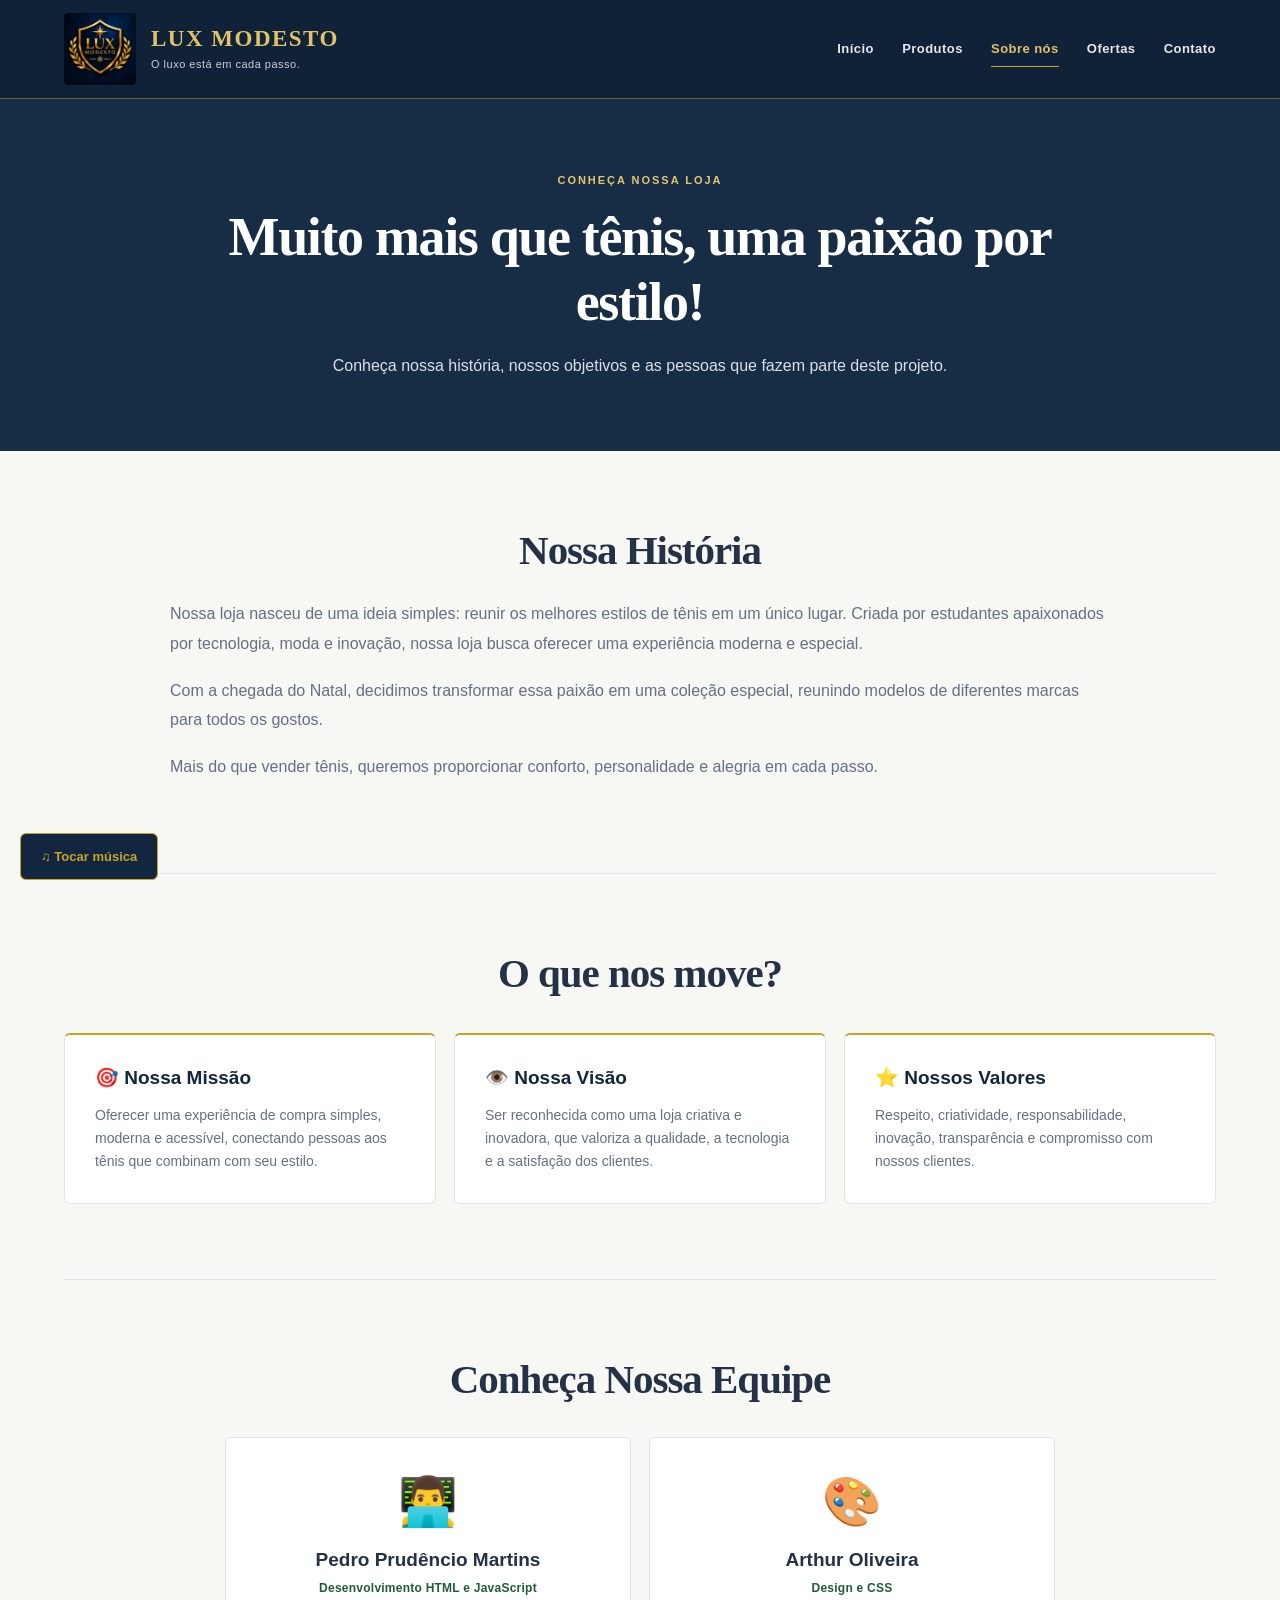
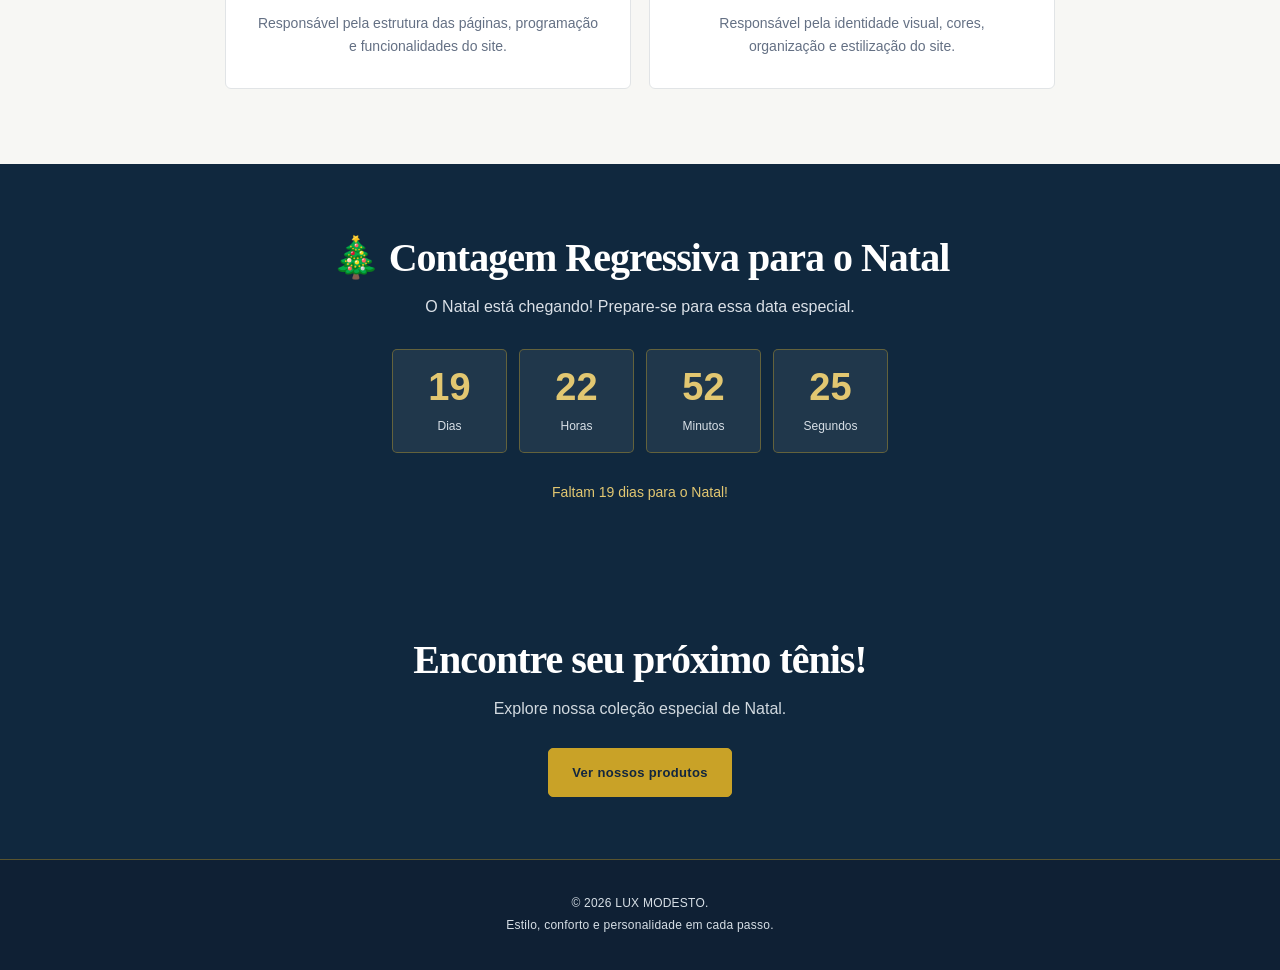
<file: Loja Natalina/sobre.html>
<!DOCTYPE html>
<html lang="pt-BR">

<head>
    <meta charset="UTF-8">
    <meta name="viewport" content="width=device-width, initial-scale=1.0">

    <meta
        name="description"
        content="Conheça a história, os valores e a equipe da LUX MODESTO, sua loja de tênis."
    >

    <title>Sobre Nós | LUX MODESTO</title>

    <!-- CSS -->
    <link rel="stylesheet" href="style.css">

    <!-- JAVASCRIPT -->
    <script src="Java.js" defer></script>
    <!-- Favicon da LUX MODESTO -->
    <link rel="icon" type="image/png" href="Imagem/favicon.png">
</head>

<body>

    <!-- ==================================
         CABEÇALHO LUX MODESTO
    ================================== -->

    <header class="cabecalho-lux">

        <div class="lux-conteudo">

            <!-- LOGO E NOME DA LOJA -->
            <a
                href="index.html"
                class="lux-marca"
                aria-label="Lux Modesto - Página inicial"
            >

                <img
                    src="Imagem/Logo.png"
                    alt="Logotipo Lux Modesto"
                    class="lux-logo"
                >

                <div class="lux-identidade">
                    <h2>LUX MODESTO</h2>
                    <p>O luxo está em cada passo.</p>
                </div>

            </a>

            <!-- MENU DE NAVEGAÇÃO -->
            <nav
                class="lux-menu"
                aria-label="Navegação principal"
            >

                <a href="index.html">
                    Início
                </a>

                <a href="produtos.html">
                    Produtos
                </a>

                <a
                    href="sobre.html"
                    aria-current="page"
                >
                    Sobre nós
                </a>

                <a href="galeria.html">
                    Ofertas
                </a>

                <a href="contato.html">
                    Contato
                </a>

            </nav>

        </div>

    </header>

    <!-- ==================================
         CONTEÚDO PRINCIPAL
    ================================== -->

    <main>

        <!-- APRESENTAÇÃO -->
        <section class="sobre-banner">

            <p class="subtitulo">
                CONHEÇA NOSSA LOJA
            </p>

            <h1>
                Muito mais que tênis, uma paixão por estilo!
            </h1>

            <p>
                Conheça nossa história, nossos objetivos
                e as pessoas que fazem parte deste projeto.
            </p>

        </section>

        <!-- ==================================
             HISTÓRIA DA LOJA
        ================================== -->

        <section class="sobre-historia animar-scroll">

            <h2>Nossa História</h2>

            <p>
                Nossa loja nasceu de uma ideia simples:
                reunir os melhores estilos de tênis
                em um único lugar. Criada por estudantes
                apaixonados por tecnologia, moda e inovação,
                nossa loja busca oferecer uma experiência
                moderna e especial.
            </p>

            <p>
                Com a chegada do Natal, decidimos transformar
                essa paixão em uma coleção especial,
                reunindo modelos de diferentes marcas
                para todos os gostos.
            </p>

            <p>
                Mais do que vender tênis, queremos
                proporcionar conforto, personalidade
                e alegria em cada passo.
            </p>

        </section>

        <!-- ==================================
             MISSÃO, VISÃO E VALORES
        ================================== -->

        <section class="sobre-principios animar-scroll">

            <h2>O que nos move?</h2>

            <div class="principios-grid">

                <!-- MISSÃO -->
                <article class="principio-card">

                    <h3>🎯 Nossa Missão</h3>

                    <p>
                        Oferecer uma experiência de compra
                        simples, moderna e acessível,
                        conectando pessoas aos tênis
                        que combinam com seu estilo.
                    </p>

                </article>

                <!-- VISÃO -->
                <article class="principio-card">

                    <h3>👁️ Nossa Visão</h3>

                    <p>
                        Ser reconhecida como uma loja
                        criativa e inovadora, que valoriza
                        a qualidade, a tecnologia
                        e a satisfação dos clientes.
                    </p>

                </article>

                <!-- VALORES -->
                <article class="principio-card">

                    <h3>⭐ Nossos Valores</h3>

                    <p>
                        Respeito, criatividade,
                        responsabilidade, inovação,
                        transparência e compromisso
                        com nossos clientes.
                    </p>

                </article>

            </div>

        </section>

        <!-- ==================================
             NOSSA EQUIPE
        ================================== -->

        <section class="sobre-equipe animar-scroll">

            <h2>Conheça Nossa Equipe</h2>

            <div class="equipe-grid">

                <!-- INTEGRANTE 1 -->
                <article class="membro-equipe">

                    <div class="avatar-equipe">
                        👨‍💻
                    </div>

                    <h3>Pedro Prudêncio Martins</h3>

                    <p class="funcao-equipe">
                        Desenvolvimento HTML e JavaScript
                    </p>

                    <p>
                        Responsável pela estrutura das páginas,
                        programação e funcionalidades do site.
                    </p>

                </article>

                <!-- INTEGRANTE 2 -->
                <article class="membro-equipe">

                    <div class="avatar-equipe">
                        🎨
                    </div>

                    <h3>Arthur Oliveira</h3>

                    <p class="funcao-equipe">
                        Design e CSS
                    </p>

                    <p>
                        Responsável pela identidade visual,
                        cores, organização e estilização
                        do site.
                    </p>

                </article>

            </div>

        </section>

        <!-- ==================================
             CONTAGEM REGRESSIVA PARA O NATAL
        ================================== -->

        <section class="sobre-natal animar-scroll">

            <h2>
                🎄 Contagem Regressiva para o Natal
            </h2>

            <p>
                O Natal está chegando!
                Prepare-se para essa data especial.
            </p>

            <div class="contador-natal" aria-live="off">

                <!-- DIAS -->
                <div class="tempo-card">

                    <span id="dias">00</span>
                    <p>Dias</p>

                </div>

                <!-- HORAS -->
                <div class="tempo-card">

                    <span id="horas">00</span>
                    <p>Horas</p>

                </div>

                <!-- MINUTOS -->
                <div class="tempo-card">

                    <span id="minutos">00</span>
                    <p>Minutos</p>

                </div>

                <!-- SEGUNDOS -->
                <div class="tempo-card">

                    <span id="segundos">00</span>
                    <p>Segundos</p>

                </div>

            </div>

            <p id="mensagem-natal"></p>

        </section>

        <!-- ==================================
             CHAMADA FINAL
        ================================== -->

        <section class="chamada animar-scroll">

            <h2>Encontre seu próximo tênis!</h2>

            <p>
                Explore nossa coleção especial de Natal.
            </p>

            <a href="produtos.html" class="botao">
                Ver nossos produtos
            </a>

        </section>

    </main>

    <!-- ==================================
         RODAPÉ
    ================================== -->

    <footer>

        <p>
            &copy; 2026 LUX MODESTO.
        </p>

        <p>
            Estilo, conforto e personalidade em cada passo.
        </p>

    </footer>

</body>

</html>
</file>
<file: style.css>
:root {
    --vermelho: #B3202A;
    --verde: #1F5D3A;
    --dourado: #C9A227;
    --branco: #FFFFFF;
    --creme: #FBF6EA;
    --azul-noite: #12263F;

    --fundo: #F7F7F4;
    --texto: #243247;
    --texto-suave: #647084;
    --borda: #E1E4E6;
    --dourado-escuro: #AD8920;
    --largura: 1220px;
    --raio: 10px;
    --transicao: 180ms ease;
}

*, *::before, *::after { box-sizing: border-box; }
html { scroll-behavior: smooth; }
body {
    margin: 0;
    background: var(--fundo);
    color: var(--texto);
    font: 400 16px/1.65 "Segoe UI", Arial, sans-serif;
    -webkit-font-smoothing: antialiased;
}
h1, h2, h3, h4, p { margin-top: 0; }
h1, h2 {
    font-family: Georgia, "Times New Roman", serif;
    font-weight: 600;
    line-height: 1.2;
    letter-spacing: -0.025em;
}
h3 { line-height: 1.35; }
a { color: inherit; text-decoration: none; }
img { display: block; max-width: 100%; }
button, input, select, textarea { font: inherit; }
button { cursor: pointer; }
[hidden] { display: none !important; }
:focus-visible { outline: 3px solid var(--dourado); outline-offset: 3px; }
::selection { background: #EAD99B; color: var(--azul-noite); }


header {
    background: var(--azul-noite);
    color: var(--branco);
    padding: 17px 5%;
    display: flex;
    align-items: center;
    justify-content: space-between;
    gap: 24px;
}
.logo h2 { color: var(--dourado); margin: 0; }
.logo small { display: block; font-size: 11px; letter-spacing: 1.4px; }
.logo-imagem { width: 76px; height: 76px; object-fit: contain; }
nav { display: flex; align-items: center; flex-wrap: wrap; gap: 24px; }
nav a { transition: color var(--transicao); }
nav a:hover, nav a:focus-visible { color: var(--dourado); }

header.cabecalho-lux {
    display: block;
    padding: 13px 5%;
    background: #102238;
    border-bottom: 1px solid rgba(201, 162, 39, .5);
}
.lux-conteudo {
    max-width: var(--largura);
    margin: 0 auto;
    display: flex;
    align-items: center;
    justify-content: space-between;
    gap: 36px;
}
.lux-marca {
    display: inline-flex;
    align-items: center;
    gap: 15px;
    min-width: 0;
    flex-shrink: 0;
}
.lux-logo {
    width: 72px;
    height: 72px;
    object-fit: contain;
    border-radius: 4px;
}
.lux-identidade h2 {
    margin: 0;
    color: #E0C26B;
    font-family: Georgia, "Times New Roman", serif;
    font-size: 23px;
    font-weight: 600;
    letter-spacing: .065em;
    white-space: nowrap;
}
.lux-identidade p {
    margin: 3px 0 0;
    color: #C7CFD8;
    font-size: 11px;
    letter-spacing: .045em;
}
header.cabecalho-lux nav.lux-menu {
    display: flex;
    flex-direction: row;
    justify-content: flex-end;
    align-items: center;
    gap: clamp(14px, 2.2vw, 30px);
    flex-wrap: wrap;
}
.lux-menu a {
    position: relative;
    padding: 11px 0;
    color: #E3E8EE;
    font-size: 13px;
    font-weight: 600;
    letter-spacing: .035em;
    white-space: nowrap;
    transition: color var(--transicao);
}
.lux-menu a::after {
    content: "";
    position: absolute;
    bottom: 4px;
    left: 0;
    right: 100%;
    height: 1px;
    background: var(--dourado);
    transition: right var(--transicao);
}
.lux-menu a:hover,
.lux-menu a:focus-visible,
.lux-menu a[aria-current="page"] { color: #E0C26B; }
.lux-menu a:hover::after,
.lux-menu a:focus-visible::after,
.lux-menu a[aria-current="page"]::after { right: 0; }


.subtitulo {
    margin: 0 0 15px;
    color: var(--verde);
    font-size: 11px;
    font-weight: 700;
    letter-spacing: .18em;
    text-transform: uppercase;
}
.botao {
    display: inline-flex;
    align-items: center;
    justify-content: center;
    gap: 8px;
    padding: 13px 23px;
    min-height: 46px;
    border: 1px solid var(--dourado);
    border-radius: 5px;
    background: var(--dourado);
    color: var(--azul-noite);
    font-size: 13px;
    font-weight: 700;
    letter-spacing: .025em;
    text-align: center;
    transition: background var(--transicao), border-color var(--transicao);
}
.botao:hover { background: #E0BE55; border-color: #E0BE55; }


.banner {
    position: relative;
    display: flex;
    align-items: center;
    min-height: 480px;
    padding: 88px max(5%, calc((100% - var(--largura)) / 2));
    overflow: hidden;
    background: #172D45;
    color: var(--branco);
}
.banner::after {
    content: "LM";
    position: absolute;
    right: 5%;
    bottom: -65px;
    color: rgba(201, 162, 39, .075);
    font: 400 clamp(170px, 27vw, 390px)/1 Georgia, serif;
    letter-spacing: -.12em;
    pointer-events: none;
}
.banner-conteudo { position: relative; z-index: 1; max-width: 690px; }
.banner .subtitulo { color: #E2C771; }
.banner h1 {
    max-width: 700px;
    margin: 0 0 20px;
    font-size: clamp(42px, 5.5vw, 72px);
    line-height: 1.09;
    letter-spacing: -.045em;
}
.banner-conteudo > p:not(.subtitulo) {
    max-width: 530px;
    margin: 0 0 29px;
    color: #DBE1E8;
    font-size: 16px;
}

.destaques {
    width: min(var(--largura), 90%);
    margin: 0 auto;
    padding: 83px 0 94px;
}
.destaques > .subtitulo, .destaques > h2 { text-align: center; }
.destaques h2 { margin-bottom: 38px; font-size: clamp(31px, 3.5vw, 44px); }
.categorias { display: grid; grid-template-columns: repeat(3, minmax(0, 1fr)); gap: 18px; }
.categoria {
    min-height: 215px;
    padding: 30px;
    border: 1px solid var(--borda);
    border-top: 3px solid var(--dourado);
    border-radius: 5px;
    background: var(--branco);
    transition: border-color var(--transicao), transform var(--transicao);
}
.categoria:hover { transform: translateY(-3px); border-color: #BCBFBE; }
.categoria h3 { margin: 0 0 13px; color: var(--azul-noite); font: 600 24px/1.2 Georgia, serif; }
.categoria p { min-height: 50px; margin: 0 0 24px; color: var(--texto-suave); font-size: 14px; }
.categoria a { color: var(--verde); font-size: 13px; font-weight: 700; border-bottom: 1px solid currentColor; }
.categoria a:hover { color: var(--vermelho); }
.chamada {
    padding: 62px 5%;
    background: #10283E;
    color: var(--branco);
    text-align: center;
}
.chamada h2 { margin: 0 0 12px; font-size: clamp(28px, 3.5vw, 40px); }
.chamada p { margin: 0 0 25px; color: #D1D9DF; }


.catalogo {
    width: min(var(--largura), 90%);
    margin: 0 auto;
    padding: 75px 0 90px;
}
.titulo-catalogo { max-width: 720px; margin: 0 auto 39px; text-align: center; }
.titulo-catalogo h1,
.titulo-catalogo h2 { margin: 0 0 13px; font-size: clamp(34px, 4.5vw, 50px); }
.titulo-catalogo > p:last-child { color: var(--texto-suave); }
.filtros {
    display: flex;
    align-items: center;
    gap: 12px;
    flex-wrap: wrap;
    margin-bottom: 19px;
    padding: 15px;
    background: var(--branco);
    border: 1px solid var(--borda);
    border-radius: 7px;
}
.filtros input, .filtros select {
    min-height: 46px;
    padding: 10px 13px;
    border: 1px solid #D4DADE;
    border-radius: 4px;
    background: #FFFFFF;
    color: var(--texto);
    font-size: 14px;
}
.filtros input { flex: 1 1 290px; min-width: 180px; }
.filtros select { flex: 0 1 195px; min-width: 160px; }
.filtros input:focus, .filtros select:focus { border-color: var(--verde); outline: 2px solid rgba(31,93,58,.13); }
#quantidade-produtos { margin: 0 0 20px; color: var(--texto-suave); font-size: 13px; font-weight: 600; }
.lista-produtos { display: grid; grid-template-columns: repeat(4, minmax(0, 1fr)); gap: 18px; }
.produto-card {
    display: flex;
    flex-direction: column;
    min-width: 0;
    overflow: hidden;
    border: 1px solid var(--borda);
    border-radius: 6px;
    background: var(--branco);
    transition: border-color var(--transicao), box-shadow var(--transicao), transform var(--transicao);
}
.produto-card:hover {
    transform: translateY(-3px);
    border-color: #C9CFD2;
    box-shadow: 0 8px 25px rgba(18,38,63,.065);
}
.imagem-produto {
    display: flex;
    align-items: center;
    justify-content: center;
    height: 235px;
    overflow: hidden;
    background: #F2F3F2;
    border-bottom: 1px solid #EAEBEA;
}
.imagem-produto img { width: 100%; height: 100%; object-fit: contain; padding: 18px; }
.info-produto { display: flex; flex: 1; flex-direction: column; padding: 21px 19px 20px; }
.marca-produto { margin: 0 0 8px; color: var(--verde); font-size: 11px; font-weight: 700; letter-spacing: .09em; text-transform: uppercase; }
.info-produto h3 { min-height: 43px; margin: 0 0 9px; color: var(--azul-noite); font-size: 16px; font-weight: 650; overflow-wrap: anywhere; }
.categoria-produto, .descricao-produto { margin: 0 0 13px; color: var(--texto-suave); font-size: 12px; line-height: 1.5; }
.categoria-produto { text-transform: capitalize; }
.preco-produto { margin: auto 0 0; padding-top: 10px; color: var(--azul-noite); font-size: 22px; font-weight: 750; letter-spacing: -.03em; }
.botoes-produto { display: flex; flex-direction: column; gap: 8px; margin-top: 16px; }
.botoes-produto button {
    min-height: 40px;
    padding: 9px 10px;
    border: 1px solid var(--azul-noite);
    border-radius: 4px;
    background: var(--azul-noite);
    color: var(--branco);
    font-size: 12px;
    font-weight: 700;
    transition: background var(--transicao), color var(--transicao);
}
.botoes-produto button:hover { background: #244362; }
.botoes-produto button:last-child { background: transparent; color: var(--azul-noite); }
.botoes-produto button:last-child:hover { background: #F2F5F7; }
#mensagem-vazia { padding: 35px 10px; color: var(--vermelho); text-align: center; }


.sobre-banner, .banner-ofertas, .contato-banner {
    padding: 72px 5%;
    background: #172D45;
    color: var(--branco);
    text-align: center;
}
.sobre-banner .subtitulo, .banner-ofertas .subtitulo, .contato-banner .subtitulo { color: #E2C771; }
.sobre-banner h1, .banner-ofertas h1, .contato-banner h1 {
    max-width: 900px;
    margin: 0 auto 18px;
    font-size: clamp(36px, 4.4vw, 54px);
}
.sobre-banner p, .banner-ofertas p, .contato-banner p { max-width: 710px; margin: 0 auto; color: #DAE0E7; }
.sobre-banner .subtitulo, .banner-ofertas .subtitulo, .contato-banner .subtitulo { margin-bottom: 16px; }
.sobre-historia, .sobre-principios, .sobre-equipe { width: min(var(--largura), 90%); margin: 0 auto; padding: 75px 0; }
.sobre-historia { max-width: 940px; }
.sobre-historia h2, .sobre-principios h2, .sobre-equipe h2 { margin: 0 0 24px; font-size: clamp(30px, 3.7vw, 41px); text-align: center; }
.sobre-historia p { margin-bottom: 17px; color: var(--texto-suave); font-size: 16px; line-height: 1.85; }
.sobre-principios { border-top: 1px solid var(--borda); }
.principios-grid { display: grid; grid-template-columns: repeat(3, minmax(0,1fr)); gap: 18px; margin-top: 35px; }
.principio-card, .membro-equipe { padding: 30px; border: 1px solid var(--borda); border-radius: 6px; background: var(--branco); }
.principio-card { border-top: 2px solid var(--dourado); }
.principio-card h3 { margin: 0 0 13px; color: var(--azul-noite); font-size: 19px; }
.principio-card p, .membro-equipe > p:last-child { margin-bottom: 0; color: var(--texto-suave); font-size: 14px; }
.sobre-equipe { border-top: 1px solid var(--borda); }
.sobre-equipe > p { max-width: 650px; margin: 0 auto 24px; text-align: center; color: var(--texto-suave); }
.equipe-grid { display: grid; grid-template-columns: repeat(2, minmax(0, 1fr)); max-width: 830px; gap: 18px; margin: 32px auto 0; }
.membro-equipe { text-align: center; }
.avatar-equipe { margin-bottom: 12px; font-size: 48px; line-height: 1.4; }
.membro-equipe h3 { margin: 0 0 7px; font-size: 19px; }
.funcao-equipe { margin: 0 0 13px; color: var(--verde); font-size: 12px; font-weight: 700; letter-spacing: .02em; }
.sobre-natal { padding: 70px 5%; background: #10283E; color: var(--branco); text-align: center; }
.sobre-natal h2 { margin: 0 0 12px; font-size: clamp(29px, 3.7vw, 40px); }
.sobre-natal > p { color: #DAE0E7; }
.contador-natal, .contador-ofertas { display: flex; justify-content: center; flex-wrap: wrap; gap: 12px; margin: 28px 0; }
.tempo-card, .tempo-oferta { min-width: 115px; padding: 15px 22px; border: 1px solid rgba(201,162,39,.4); border-radius: 5px; background: rgba(255,255,255,.07); color: var(--branco); }
.tempo-card span, .tempo-oferta strong { display: block; color: #E2C771; font-size: clamp(28px, 4vw, 38px); font-weight: 650; line-height: 1.2; }
.tempo-card p, .tempo-oferta span { display: block; margin: 7px 0 0; color: #D7DFE6; font-size: 12px; }
#mensagem-natal { margin-bottom: 0; color: #E2C771; font-size: 14px; }

.animar-scroll { opacity: 1; transform: none; }


.secao-contagem { padding: 60px 5%; background: #10283E; color: var(--branco); text-align: center; }
.secao-contagem h2 { margin: 0 0 11px; font-size: clamp(28px, 3.3vw, 39px); }
.secao-contagem > p { margin: 0; color: #DAE0E7; }
.card-oferta { position: relative; }
.imagem-oferta img { cursor: zoom-in; }
.selo-desconto { display: inline-block; align-self: flex-start; width: max-content; margin: 0 0 11px; padding: 4px 9px; border-radius: 3px; background: var(--vermelho); color: var(--branco); font-size: 11px; font-weight: 700; letter-spacing: .035em; }
.preco-antigo { margin: 5px 0 0; color: var(--texto-suave); font-size: 12px; text-decoration: line-through; }
.card-oferta .preco-produto { margin: 0; padding-top: 5px; }
.botao-oferta { width: 100%; margin-top: 15px; font-size: 12px; }
.lightbox-ofertas:not([hidden]) { position: fixed; inset: 0; z-index: 2000; display: grid; place-items: center; padding: 20px; background: rgba(6,15,27,.86); }
.lightbox-conteudo { width: min(540px, 100%); max-height: 90vh; overflow-y: auto; padding: 23px; border-radius: 7px; background: #FFFFFF; text-align: center; }
.lightbox-conteudo img { width: 100%; height: min(52vh, 350px); margin: 18px auto; object-fit: contain; }
.lightbox-conteudo h2 { margin-bottom: 9px; font-size: 25px; }
#lightbox-preco { color: var(--verde); font-size: 18px; font-weight: 700; }
#fechar-lightbox { display: block; margin-left: auto; padding: 9px 15px; border: 1px solid var(--borda); border-radius: 4px; background: var(--fundo); color: var(--texto); font-size: 13px; }
#fechar-lightbox:hover { border-color: var(--dourado); }


.contato-container { display: grid; grid-template-columns: minmax(0,1.35fr) minmax(0,1fr); gap: 25px; width: min(var(--largura), 90%); margin: 0 auto; padding: 70px 0 85px; align-items: start; }
.contato-formulario, .contato-informacoes { min-width: 0; padding: 32px; border: 1px solid var(--borda); border-radius: 6px; background: var(--branco); }
.contato-formulario h2, .contato-informacoes h2 { margin: 0 0 10px; color: var(--azul-noite); font-size: 31px; }
.contato-formulario > p { margin-bottom: 27px; color: var(--texto-suave); font-size: 14px; }
.campo-contato { margin-bottom: 20px; }
.campo-contato label { display: block; margin-bottom: 7px; font-size: 13px; font-weight: 700; }
.campo-contato input, .campo-contato select, .campo-contato textarea { display: block; width: 100%; min-height: 45px; padding: 11px 13px; border: 1px solid #D3D9DE; border-radius: 4px; background: var(--branco); color: var(--texto); font-size: 14px; }
.campo-contato textarea { min-height: 135px; resize: vertical; }
.campo-contato input:focus, .campo-contato select:focus, .campo-contato textarea:focus { border-color: var(--verde); outline: 2px solid rgba(31,93,58,.13); }
.campo-contato ::placeholder { color: #9099A3; }
.erro-campo { display: block; margin-top: 6px; color: var(--vermelho); font-size: 12px; }
.erro-campo:empty { display: none; }
.campo-invalido { border-color: var(--vermelho) !important; }
.botao-enviar { width: 100%; }
#mensagem-formulario { margin: 12px 0 0; font-size: 13px; font-weight: 700; }
#mensagem-formulario:empty { display: none; }
.mensagem-sucesso { color: var(--verde); }
.mensagem-erro { color: var(--vermelho); }
.contato-info-card { padding: 20px 0; border-bottom: 1px solid var(--borda); }
.contato-info-card:last-child { padding-bottom: 0; border-bottom: 0; }
.contato-info-card h3 { margin: 0 0 7px; color: var(--azul-noite); font-size: 15px; }
.contato-info-card p { margin: 0; color: var(--texto-suave); font-size: 14px; overflow-wrap: anywhere; }
.menu-toggle { display: none; padding: 6px 12px; border: 1px solid var(--dourado); border-radius: 4px; background: transparent; color: var(--branco); font-size: 23px; }


#area-carrinho { position: fixed; right: 18px; bottom: 18px; z-index: 1200; }
#abrir-carrinho { padding: 13px 18px; border: 1px solid var(--dourado); border-radius: 5px; background: var(--azul-noite); color: var(--branco); font-size: 13px; font-weight: 700; box-shadow: 0 5px 16px rgba(15,25,38,.16); }
#abrir-carrinho:hover { background: #234261; }
#painel-carrinho { position: absolute; right: 0; bottom: calc(100% + 12px); width: min(350px, calc(100vw - 36px)); max-height: min(60vh, 480px); overflow-y: auto; padding: 23px; border: 1px solid var(--borda); border-radius: 7px; background: var(--branco); box-shadow: 0 14px 45px rgba(15,25,38,.18); }
#painel-carrinho h2 { margin: 0 0 15px; font-size: 25px; }
#painel-carrinho > p { margin: 14px 0; font-size: 14px; }
.item-carrinho { padding: 13px 0; border-bottom: 1px solid var(--borda); }
.item-carrinho p { margin: 0 0 5px; font-size: 13px; }
.item-carrinho button, #fechar-carrinho { padding: 7px 10px; border: 1px solid #D3D9DE; border-radius: 4px; background: #F7F7F4; color: var(--azul-noite); font-size: 12px; }
.item-carrinho button:hover, #fechar-carrinho:hover { background: #EBEFF2; }
#modal-produto:not([hidden]) { position: fixed; inset: 0; z-index: 2100; display: grid; place-items: center; padding: 20px; background: rgba(6,15,27,.8); }
.conteudo-modal { width: min(480px, 100%); max-height: 90vh; overflow-y: auto; padding: 25px; border-radius: 7px; background: var(--branco); color: var(--texto); }
.conteudo-modal img { width: 100%; height: min(38vh, 270px); margin: 12px auto; object-fit: contain; background: #F3F4F3; }
.conteudo-modal h2 { margin: 10px 0; font-size: 28px; }
#modal-marca { margin: 10px 0 0; color: var(--verde); font-size: 12px; font-weight: 700; text-transform: uppercase; }
#modal-descricao { color: var(--texto-suave); font-size: 14px; }
#modal-preco { color: var(--azul-noite); font-size: 23px; }
#modal-adicionar, #fechar-modal { padding: 10px 14px; border-radius: 4px; font-size: 13px; font-weight: 700; }
#modal-adicionar { border: 1px solid var(--azul-noite); background: var(--azul-noite); color: var(--branco); }
#modal-adicionar:hover { background: #234261; }
#fechar-modal { display: block; margin-left: auto; border: 1px solid var(--borda); background: #F7F7F4; color: var(--azul-noite); }


footer { margin-top: 0; padding: 32px 5%; border-top: 1px solid rgba(201,162,39,.4); background: #0F2034; color: #D7DFE6; text-align: center; }
footer p { margin: 2px 0; font-size: 12px; letter-spacing: .02em; }


@media (max-width: 1050px) {
    .lista-produtos { grid-template-columns: repeat(3, minmax(0,1fr)); }
}
@media (max-width: 930px) {
    .lux-conteudo { flex-direction: column; gap: 8px; }
    header.cabecalho-lux nav.lux-menu { justify-content: center; }
    .principios-grid { grid-template-columns: 1fr; }
    .contato-container { grid-template-columns: 1fr; }
}
@media (max-width: 760px) {
    .banner { min-height: 420px; padding: 65px 6%; }
    .banner::after { opacity: .5; }
    .destaques, .catalogo, .sobre-historia, .sobre-principios, .sobre-equipe, .contato-container { width: 90%; }
    .categorias { grid-template-columns: 1fr; }
    .categoria { min-height: 0; }
    .categoria p { min-height: 0; }
    .lista-produtos { grid-template-columns: repeat(2, minmax(0,1fr)); gap: 12px; }
    .imagem-produto { height: 185px; }
    .info-produto { padding: 16px 13px; }
    .info-produto h3 { font-size: 15px; }
    .preco-produto { font-size: 19px; }
    .filtros { flex-direction: column; align-items: stretch; }
    .filtros input, .filtros select { flex: auto; width: 100%; min-width: 0; }
    .equipe-grid { grid-template-columns: 1fr; max-width: 480px; }
    .sobre-banner, .banner-ofertas, .contato-banner { padding: 55px 6%; }
    .contato-formulario, .contato-informacoes { padding: 23px; }
    .sobre-historia, .sobre-principios, .sobre-equipe { padding: 55px 0; }
    .sobre-natal, .secao-contagem { padding: 55px 5%; }
}


@media (max-width: 700px) {
    header.cabecalho-lux { padding: 13px 4%; }
    .lux-conteudo { gap: 13px; }
    .lux-logo { width: 61px; height: 61px; }
    .lux-identidade h2 { font-size: 19px; }
    .lux-identidade p { font-size: 10px; }
    header.cabecalho-lux nav.lux-menu { width: 100%; justify-content: center; gap: 4px 16px; }
    .lux-menu a { padding: 8px 0; font-size: 12px; }

    
    header.cabecalho-lux #menu-toggle { display: block; }
    header.cabecalho-lux #menu-principal { display: none; flex-direction: column; align-items: center; gap: 4px; }
    header.cabecalho-lux #menu-principal.menu-aberto { display: flex; }

    .tempo-card, .tempo-oferta { min-width: 95px; padding: 12px 14px; }
}
@media (max-width: 440px) {
    .banner { min-height: 390px; padding: 55px 6%; }
    .banner h1 { font-size: 38px; }
    .destaques { padding: 58px 0; }
    .catalogo { padding: 55px 0 70px; }
    .imagem-produto { height: 145px; }
    .imagem-produto img { padding: 10px; }
    .info-produto { padding: 13px 10px; }
    .info-produto h3 { font-size: 14px; min-height: 0; }
    .botoes-produto button { font-size: 11px; }
    .tempo-card, .tempo-oferta { min-width: 76px; padding: 12px 10px; }
    .tempo-card span, .tempo-oferta strong { font-size: 27px; }
    #area-carrinho { right: 12px; bottom: 12px; }
}
@media (max-width: 340px) {
    .lista-produtos { grid-template-columns: 1fr; }
    .imagem-produto { height: 215px; }
}
@media (prefers-reduced-motion: reduce) {
    *, *::before, *::after { scroll-behavior: auto !important; transition-duration: .01ms !important; animation-duration: .01ms !important; }
}


.banner-conteudo {
    width: 100%;
    max-width: none;
}

.banner .botao {
    display: flex;
    width: fit-content;
    margin: 30px auto 0;
}


#botao-musica {
    position: fixed;
    bottom: 20px;
    left: 20px;
    z-index: 1500;

    padding: 12px 20px;

    background: #12263F;
    color: #C9A227;

    border: 1px solid #C9A227;
    border-radius: 6px;

    font-size: 13px;
    font-weight: 600;

    cursor: pointer;

    transition: background 0.2s, color 0.2s;
}

#botao-musica:hover {
    background: #C9A227;
    color: #12263F;
}

#botao-musica:focus-visible {
    outline: 3px solid #C9A227;
    outline-offset: 3px;
}

@media (max-width: 600px) {
    #botao-musica {
        bottom: 12px;
        left: 12px;
        padding: 10px 13px;
        font-size: 12px;
    }
}


.banner::after {
    transform: translate3d(0, var(--parallax-y, 0px), 0);
    will-change: transform;
}

@media (prefers-reduced-motion: reduce) {
    .banner::after {
        transform: none;
    }
}


.banner {
    position: relative;
    overflow: hidden;
}

.banner::after {
    transform: translateY(var(--parallax-y, 0px));
    transition: none;
}

@media (prefers-reduced-motion: reduce) {
    .banner::after {
        transform: none;
    }
}


.vitrine-natal {
    width: min(var(--largura), 90%);
    margin: 0 auto;
    padding: 72px 0 30px;
}

.vitrine-topo {
    display: flex;
    justify-content: space-between;
    align-items: end;
    gap: 25px;
    margin-bottom: 25px;
}

.vitrine-topo h2 {
    margin: 0;
    color: var(--azul-noite);
    font-size: clamp(29px, 3.5vw, 42px);
}

.vitrine-topo > p {
    max-width: 280px;
    margin: 0;
    font-size: 13px;
    color: var(--texto-suave);
}

.carrossel-natal {
    position: relative;
    overflow: hidden;
    border: 1px solid var(--borda);
    border-radius: 6px;
    background: var(--branco);
}

.carrossel-slide {
    display: grid;
    grid-template-columns: minmax(0, 1fr) minmax(0, 1fr);
    min-height: 345px;
}

.carrossel-slide[hidden] {
    display: none !important;
}

.carrossel-slide:not([hidden]) {
    animation: entrada-carrossel .4s ease-out;
}

.carrossel-info {
    display: flex;
    flex-direction: column;
    align-items: flex-start;
    justify-content: center;
    min-width: 0;
    padding: 54px clamp(34px, 5vw, 76px);
}

.carrossel-info .subtitulo {
    margin-bottom: 12px;
}

.carrossel-info h3 {
    margin: 0 0 12px;
    color: var(--azul-noite);
    font: 600 clamp(25px, 3vw, 41px)/1.15 Georgia, serif;
}

.carrossel-descricao {
    margin: 0 0 16px;
    color: var(--texto-suave);
    font-size: 14px;
}

.carrossel-preco {
    margin: 0 0 23px;
    color: var(--azul-noite);
    font-size: 22px;
    font-weight: 700;
}

.carrossel-foto {
    display: flex;
    align-items: center;
    justify-content: center;
    min-width: 0;
    padding: 32px;
    background: #F0F2F1;
}

.carrossel-foto img {
    width: 100%;
    height: 280px;
    object-fit: contain;
}

.carrossel-seta {
    position: absolute;
    top: 50%;
    z-index: 2;
    transform: translateY(-50%);
    width: 38px;
    height: 44px;
    padding: 0;
    border: 1px solid #DCE0E2;
    border-radius: 4px;
    background: rgba(255, 255, 255, .95);
    color: var(--azul-noite);
    font-size: 23px;
    line-height: 1;
    transition: background var(--transicao), color var(--transicao);
}

.carrossel-seta:hover {
    background: var(--azul-noite);
    color: var(--branco);
}

.carrossel-anterior {
    left: 12px;
}

.carrossel-proximo {
    right: 12px;
}

.carrossel-rodape {
    display: flex;
    align-items: center;
    justify-content: space-between;
    padding: 16px 2px 0;
}

.carrossel-rodape > span {
    color: var(--texto-suave);
    font-size: 12px;
}

.carrossel-indicadores {
    display: flex;
    gap: 9px;
}

.carrossel-indicadores button {
    width: 30px;
    height: 5px;
    padding: 0;
    border: 0;
    border-radius: 4px;
    background: #CFD4D8;
}

.carrossel-indicadores button[aria-pressed="true"] {
    background: var(--dourado-escuro);
}

@keyframes entrada-carrossel {
    from {
        opacity: .5;
    }

    to {
        opacity: 1;
    }
}


.neve-natal {
    position: fixed;
    inset: 0;
    z-index: 3;
    overflow: hidden;
    pointer-events: none;
    user-select: none;
}

.floco-neve {
    position: absolute;
    top: -10vh;
    left: var(--x);
    color: rgba(147, 179, 207, .75);
    font-size: var(--tamanho);
    line-height: 1;
    opacity: 0;
    text-shadow: 0 1px 2px rgba(13, 34, 56, .25);

    animation:
        neve-caindo
        var(--duracao)
        linear
        var(--atraso)
        infinite;
}

@keyframes neve-caindo {
    0% {
        transform: translate3d(0, -8vh, 0) rotate(0deg);
        opacity: 0;
    }

    12%, 84% {
        opacity: .8;
    }

    100% {
        transform: translate3d(var(--desvio), 118vh, 0)
                   rotate(170deg);
        opacity: 0;
    }
}


@media (max-width: 700px) {

    .vitrine-natal {
        padding: 50px 0 12px;
    }

    .vitrine-topo {
        display: block;
    }

    .vitrine-topo > p {
        max-width: 100%;
        margin-top: 12px;
    }

    .carrossel-slide {
        grid-template-columns: 1fr;
    }

    .carrossel-foto {
        order: 1;
        padding: 18px 45px;
    }

    .carrossel-foto img {
        height: 195px;
    }

    .carrossel-info {
        order: 2;
        padding: 24px 25px 33px;
    }

    .carrossel-info h3 {
        font-size: 26px;
    }

    .carrossel-seta {
        top: 110px;
        width: 32px;
        height: 40px;
    }

    .floco-neve:nth-child(n+19) {
        display: none;
    }
}


@media (prefers-reduced-motion: reduce) {

    .carrossel-slide:not([hidden]) {
        animation: none;
    }

    .floco-neve {
        display: none;
        animation: none;
    }
}


@media (max-width: 700px) {


    header.cabecalho-lux .lux-conteudo {
        display: grid;
        grid-template-columns: minmax(0, 1fr) auto;
        align-items: center;
        gap: 10px;
    }

    header.cabecalho-lux .lux-marca {
        grid-column: 1;
    }

    header.cabecalho-lux #menu-toggle {
        grid-column: 2;
        display: block;
        justify-self: end;
    }

    header.cabecalho-lux #menu-principal {
        grid-column: 1 / -1;
        width: 100%;
        padding: 10px 0;
        border-top: 1px solid rgba(201, 162, 39, .35);
        text-align: center;
    }


    header:not(.cabecalho-lux) {
        flex-wrap: wrap;
    }

    header:not(.cabecalho-lux) .logo {
        order: 1;
    }

    header:not(.cabecalho-lux) #menu-toggle {
        display: block;
        order: 2;
        margin-left: auto;
    }

    header:not(.cabecalho-lux) #menu-principal {
        display: none;
        order: 3;
        width: 100%;
        flex-direction: column;
        align-items: center;
        gap: 0;
        padding: 10px 0;
        border-top: 1px solid rgba(201, 162, 39, .35);
    }

    header:not(.cabecalho-lux) #menu-principal.menu-aberto {
        display: flex;
    }


    header #menu-principal a {
        display: block;
        width: 100%;
        min-height: 44px;
        padding: 11px 15px;
        text-align: center;
    }

    #menu-toggle {
        min-width: 44px;
        min-height: 44px;
    }
}


@media (max-width: 380px) {
    .lux-logo {
        width: 48px;
        height: 48px;
    }

    .lux-marca {
        gap: 9px;
    }

    .lux-identidade h2 {
        font-size: 16px;
    }

    .lux-identidade p {
        font-size: 9px;
        letter-spacing: 0;
    }
}


body {
    background: var(--creme);
}

header.cabecalho-lux,
.banner,
footer {
    background: var(--azul-noite);
}

.chamada {
    background: var(--verde);
}

.chamada .botao {
    background: var(--vermelho);
    border-color: var(--vermelho);
    color: var(--branco);
}

.chamada .botao:hover {
    background: #921A22;
    border-color: #921A22;
}
</file>
<file: Loja Natalina/style.css>
/* =============================================================
   LUX MODESTO | Identidade visual 2026
   Estilo: editorial, elegante e minimalista
   Arquivo único para as cinco páginas do projeto
   ============================================================= */

/* 01. PALETA E BASE ------------------------------------------ */
:root {
    --vermelho: #B3202A;
    --verde: #1F5D3A;
    --dourado: #C9A227;
    --branco: #FFFFFF;
    --creme: #FBF6EA;
    --azul-noite: #12263F;

    --fundo: #F7F7F4;
    --texto: #243247;
    --texto-suave: #647084;
    --borda: #E1E4E6;
    --dourado-escuro: #AD8920;
    --largura: 1220px;
    --raio: 10px;
    --transicao: 180ms ease;
}

*, *::before, *::after { box-sizing: border-box; }
html { scroll-behavior: smooth; }
body {
    margin: 0;
    background: var(--fundo);
    color: var(--texto);
    font: 400 16px/1.65 "Segoe UI", Arial, sans-serif;
    -webkit-font-smoothing: antialiased;
}
h1, h2, h3, h4, p { margin-top: 0; }
h1, h2 {
    font-family: Georgia, "Times New Roman", serif;
    font-weight: 600;
    line-height: 1.2;
    letter-spacing: -0.025em;
}
h3 { line-height: 1.35; }
a { color: inherit; text-decoration: none; }
img { display: block; max-width: 100%; }
button, input, select, textarea { font: inherit; }
button { cursor: pointer; }
[hidden] { display: none !important; }
:focus-visible { outline: 3px solid var(--dourado); outline-offset: 3px; }
::selection { background: #EAD99B; color: var(--azul-noite); }

/* 02. CABEÇALHO --------------------------------------------- */
/* Suporte também às páginas que ainda usam o cabeçalho antigo */
header {
    background: var(--azul-noite);
    color: var(--branco);
    padding: 17px 5%;
    display: flex;
    align-items: center;
    justify-content: space-between;
    gap: 24px;
}
.logo h2 { color: var(--dourado); margin: 0; }
.logo small { display: block; font-size: 11px; letter-spacing: 1.4px; }
.logo-imagem { width: 76px; height: 76px; object-fit: contain; }
nav { display: flex; align-items: center; flex-wrap: wrap; gap: 24px; }
nav a { transition: color var(--transicao); }
nav a:hover, nav a:focus-visible { color: var(--dourado); }

header.cabecalho-lux {
    display: block;
    padding: 13px 5%;
    background: #102238;
    border-bottom: 1px solid rgba(201, 162, 39, .5);
}
.lux-conteudo {
    max-width: var(--largura);
    margin: 0 auto;
    display: flex;
    align-items: center;
    justify-content: space-between;
    gap: 36px;
}
.lux-marca {
    display: inline-flex;
    align-items: center;
    gap: 15px;
    min-width: 0;
    flex-shrink: 0;
}
.lux-logo {
    width: 72px;
    height: 72px;
    object-fit: contain;
    border-radius: 4px;
}
.lux-identidade h2 {
    margin: 0;
    color: #E0C26B;
    font-family: Georgia, "Times New Roman", serif;
    font-size: 23px;
    font-weight: 600;
    letter-spacing: .065em;
    white-space: nowrap;
}
.lux-identidade p {
    margin: 3px 0 0;
    color: #C7CFD8;
    font-size: 11px;
    letter-spacing: .045em;
}
header.cabecalho-lux nav.lux-menu {
    display: flex;
    flex-direction: row;
    justify-content: flex-end;
    align-items: center;
    gap: clamp(14px, 2.2vw, 30px);
    flex-wrap: wrap;
}
.lux-menu a {
    position: relative;
    padding: 11px 0;
    color: #E3E8EE;
    font-size: 13px;
    font-weight: 600;
    letter-spacing: .035em;
    white-space: nowrap;
    transition: color var(--transicao);
}
.lux-menu a::after {
    content: "";
    position: absolute;
    bottom: 4px;
    left: 0;
    right: 100%;
    height: 1px;
    background: var(--dourado);
    transition: right var(--transicao);
}
.lux-menu a:hover,
.lux-menu a:focus-visible,
.lux-menu a[aria-current="page"] { color: #E0C26B; }
.lux-menu a:hover::after,
.lux-menu a:focus-visible::after,
.lux-menu a[aria-current="page"]::after { right: 0; }

/* 03. ELEMENTOS REUTILIZÁVEIS ------------------------------- */
.subtitulo {
    margin: 0 0 15px;
    color: var(--verde);
    font-size: 11px;
    font-weight: 700;
    letter-spacing: .18em;
    text-transform: uppercase;
}
.botao {
    display: inline-flex;
    align-items: center;
    justify-content: center;
    gap: 8px;
    padding: 13px 23px;
    min-height: 46px;
    border: 1px solid var(--dourado);
    border-radius: 5px;
    background: var(--dourado);
    color: var(--azul-noite);
    font-size: 13px;
    font-weight: 700;
    letter-spacing: .025em;
    text-align: center;
    transition: background var(--transicao), border-color var(--transicao);
}
.botao:hover { background: #E0BE55; border-color: #E0BE55; }

/* 04. PÁGINA INICIAL ----------------------------------------- */
.banner {
    position: relative;
    display: flex;
    align-items: center;
    min-height: 480px;
    padding: 88px max(5%, calc((100% - var(--largura)) / 2));
    overflow: hidden;
    background: #172D45;
    color: var(--branco);
}
.banner::after {
    content: "LM";
    position: absolute;
    right: 5%;
    bottom: -65px;
    color: rgba(201, 162, 39, .075);
    font: 400 clamp(170px, 27vw, 390px)/1 Georgia, serif;
    letter-spacing: -.12em;
    pointer-events: none;
}
.banner-conteudo { position: relative; z-index: 1; max-width: 690px; }
.banner .subtitulo { color: #E2C771; }
.banner h1 {
    max-width: 700px;
    margin: 0 0 20px;
    font-size: clamp(42px, 5.5vw, 72px);
    line-height: 1.09;
    letter-spacing: -.045em;
}
.banner-conteudo > p:not(.subtitulo) {
    max-width: 530px;
    margin: 0 0 29px;
    color: #DBE1E8;
    font-size: 16px;
}

.destaques {
    width: min(var(--largura), 90%);
    margin: 0 auto;
    padding: 83px 0 94px;
}
.destaques > .subtitulo, .destaques > h2 { text-align: center; }
.destaques h2 { margin-bottom: 38px; font-size: clamp(31px, 3.5vw, 44px); }
.categorias { display: grid; grid-template-columns: repeat(3, minmax(0, 1fr)); gap: 18px; }
.categoria {
    min-height: 215px;
    padding: 30px;
    border: 1px solid var(--borda);
    border-top: 3px solid var(--dourado);
    border-radius: 5px;
    background: var(--branco);
    transition: border-color var(--transicao), transform var(--transicao);
}
.categoria:hover { transform: translateY(-3px); border-color: #BCBFBE; }
.categoria h3 { margin: 0 0 13px; color: var(--azul-noite); font: 600 24px/1.2 Georgia, serif; }
.categoria p { min-height: 50px; margin: 0 0 24px; color: var(--texto-suave); font-size: 14px; }
.categoria a { color: var(--verde); font-size: 13px; font-weight: 700; border-bottom: 1px solid currentColor; }
.categoria a:hover { color: var(--vermelho); }
.chamada {
    padding: 62px 5%;
    background: #10283E;
    color: var(--branco);
    text-align: center;
}
.chamada h2 { margin: 0 0 12px; font-size: clamp(28px, 3.5vw, 40px); }
.chamada p { margin: 0 0 25px; color: #D1D9DF; }

/* 05. CATÁLOGO ---------------------------------------------- */
.catalogo {
    width: min(var(--largura), 90%);
    margin: 0 auto;
    padding: 75px 0 90px;
}
.titulo-catalogo { max-width: 720px; margin: 0 auto 39px; text-align: center; }
.titulo-catalogo h1,
.titulo-catalogo h2 { margin: 0 0 13px; font-size: clamp(34px, 4.5vw, 50px); }
.titulo-catalogo > p:last-child { color: var(--texto-suave); }
.filtros {
    display: flex;
    align-items: center;
    gap: 12px;
    flex-wrap: wrap;
    margin-bottom: 19px;
    padding: 15px;
    background: var(--branco);
    border: 1px solid var(--borda);
    border-radius: 7px;
}
.filtros input, .filtros select {
    min-height: 46px;
    padding: 10px 13px;
    border: 1px solid #D4DADE;
    border-radius: 4px;
    background: #FFFFFF;
    color: var(--texto);
    font-size: 14px;
}
.filtros input { flex: 1 1 290px; min-width: 180px; }
.filtros select { flex: 0 1 195px; min-width: 160px; }
.filtros input:focus, .filtros select:focus { border-color: var(--verde); outline: 2px solid rgba(31,93,58,.13); }
#quantidade-produtos { margin: 0 0 20px; color: var(--texto-suave); font-size: 13px; font-weight: 600; }
.lista-produtos { display: grid; grid-template-columns: repeat(4, minmax(0, 1fr)); gap: 18px; }
.produto-card {
    display: flex;
    flex-direction: column;
    min-width: 0;
    overflow: hidden;
    border: 1px solid var(--borda);
    border-radius: 6px;
    background: var(--branco);
    transition: border-color var(--transicao), box-shadow var(--transicao), transform var(--transicao);
}
.produto-card:hover {
    transform: translateY(-3px);
    border-color: #C9CFD2;
    box-shadow: 0 8px 25px rgba(18,38,63,.065);
}
.imagem-produto {
    display: flex;
    align-items: center;
    justify-content: center;
    height: 235px;
    overflow: hidden;
    background: #F2F3F2;
    border-bottom: 1px solid #EAEBEA;
}
.imagem-produto img { width: 100%; height: 100%; object-fit: contain; padding: 18px; }
.info-produto { display: flex; flex: 1; flex-direction: column; padding: 21px 19px 20px; }
.marca-produto { margin: 0 0 8px; color: var(--verde); font-size: 11px; font-weight: 700; letter-spacing: .09em; text-transform: uppercase; }
.info-produto h3 { min-height: 43px; margin: 0 0 9px; color: var(--azul-noite); font-size: 16px; font-weight: 650; overflow-wrap: anywhere; }
.categoria-produto, .descricao-produto { margin: 0 0 13px; color: var(--texto-suave); font-size: 12px; line-height: 1.5; }
.categoria-produto { text-transform: capitalize; }
.preco-produto { margin: auto 0 0; padding-top: 10px; color: var(--azul-noite); font-size: 22px; font-weight: 750; letter-spacing: -.03em; }
.botoes-produto { display: flex; flex-direction: column; gap: 8px; margin-top: 16px; }
.botoes-produto button {
    min-height: 40px;
    padding: 9px 10px;
    border: 1px solid var(--azul-noite);
    border-radius: 4px;
    background: var(--azul-noite);
    color: var(--branco);
    font-size: 12px;
    font-weight: 700;
    transition: background var(--transicao), color var(--transicao);
}
.botoes-produto button:hover { background: #244362; }
.botoes-produto button:last-child { background: transparent; color: var(--azul-noite); }
.botoes-produto button:last-child:hover { background: #F2F5F7; }
#mensagem-vazia { padding: 35px 10px; color: var(--vermelho); text-align: center; }

/* 06. SOBRE NÓS --------------------------------------------- */
.sobre-banner, .banner-ofertas, .contato-banner {
    padding: 72px 5%;
    background: #172D45;
    color: var(--branco);
    text-align: center;
}
.sobre-banner .subtitulo, .banner-ofertas .subtitulo, .contato-banner .subtitulo { color: #E2C771; }
.sobre-banner h1, .banner-ofertas h1, .contato-banner h1 {
    max-width: 900px;
    margin: 0 auto 18px;
    font-size: clamp(36px, 4.4vw, 54px);
}
.sobre-banner p, .banner-ofertas p, .contato-banner p { max-width: 710px; margin: 0 auto; color: #DAE0E7; }
.sobre-banner .subtitulo, .banner-ofertas .subtitulo, .contato-banner .subtitulo { margin-bottom: 16px; }
.sobre-historia, .sobre-principios, .sobre-equipe { width: min(var(--largura), 90%); margin: 0 auto; padding: 75px 0; }
.sobre-historia { max-width: 940px; }
.sobre-historia h2, .sobre-principios h2, .sobre-equipe h2 { margin: 0 0 24px; font-size: clamp(30px, 3.7vw, 41px); text-align: center; }
.sobre-historia p { margin-bottom: 17px; color: var(--texto-suave); font-size: 16px; line-height: 1.85; }
.sobre-principios { border-top: 1px solid var(--borda); }
.principios-grid { display: grid; grid-template-columns: repeat(3, minmax(0,1fr)); gap: 18px; margin-top: 35px; }
.principio-card, .membro-equipe { padding: 30px; border: 1px solid var(--borda); border-radius: 6px; background: var(--branco); }
.principio-card { border-top: 2px solid var(--dourado); }
.principio-card h3 { margin: 0 0 13px; color: var(--azul-noite); font-size: 19px; }
.principio-card p, .membro-equipe > p:last-child { margin-bottom: 0; color: var(--texto-suave); font-size: 14px; }
.sobre-equipe { border-top: 1px solid var(--borda); }
.sobre-equipe > p { max-width: 650px; margin: 0 auto 24px; text-align: center; color: var(--texto-suave); }
.equipe-grid { display: grid; grid-template-columns: repeat(2, minmax(0, 1fr)); max-width: 830px; gap: 18px; margin: 32px auto 0; }
.membro-equipe { text-align: center; }
.avatar-equipe { margin-bottom: 12px; font-size: 48px; line-height: 1.4; }
.membro-equipe h3 { margin: 0 0 7px; font-size: 19px; }
.funcao-equipe { margin: 0 0 13px; color: var(--verde); font-size: 12px; font-weight: 700; letter-spacing: .02em; }
.sobre-natal { padding: 70px 5%; background: #10283E; color: var(--branco); text-align: center; }
.sobre-natal h2 { margin: 0 0 12px; font-size: clamp(29px, 3.7vw, 40px); }
.sobre-natal > p { color: #DAE0E7; }
.contador-natal, .contador-ofertas { display: flex; justify-content: center; flex-wrap: wrap; gap: 12px; margin: 28px 0; }
.tempo-card, .tempo-oferta { min-width: 115px; padding: 15px 22px; border: 1px solid rgba(201,162,39,.4); border-radius: 5px; background: rgba(255,255,255,.07); color: var(--branco); }
.tempo-card span, .tempo-oferta strong { display: block; color: #E2C771; font-size: clamp(28px, 4vw, 38px); font-weight: 650; line-height: 1.2; }
.tempo-card p, .tempo-oferta span { display: block; margin: 7px 0 0; color: #D7DFE6; font-size: 12px; }
#mensagem-natal { margin-bottom: 0; color: #E2C771; font-size: 14px; }
/* Animações discretas: se o JavaScript não carregar, o conteúdo segue visível. */
.animar-scroll { opacity: 1; transform: none; }

/* 07. OFERTAS ----------------------------------------------- */
.secao-contagem { padding: 60px 5%; background: #10283E; color: var(--branco); text-align: center; }
.secao-contagem h2 { margin: 0 0 11px; font-size: clamp(28px, 3.3vw, 39px); }
.secao-contagem > p { margin: 0; color: #DAE0E7; }
.card-oferta { position: relative; }
.imagem-oferta img { cursor: zoom-in; }
.selo-desconto { display: inline-block; align-self: flex-start; width: max-content; margin: 0 0 11px; padding: 4px 9px; border-radius: 3px; background: var(--vermelho); color: var(--branco); font-size: 11px; font-weight: 700; letter-spacing: .035em; }
.preco-antigo { margin: 5px 0 0; color: var(--texto-suave); font-size: 12px; text-decoration: line-through; }
.card-oferta .preco-produto { margin: 0; padding-top: 5px; }
.botao-oferta { width: 100%; margin-top: 15px; font-size: 12px; }
.lightbox-ofertas:not([hidden]) { position: fixed; inset: 0; z-index: 2000; display: grid; place-items: center; padding: 20px; background: rgba(6,15,27,.86); }
.lightbox-conteudo { width: min(540px, 100%); max-height: 90vh; overflow-y: auto; padding: 23px; border-radius: 7px; background: #FFFFFF; text-align: center; }
.lightbox-conteudo img { width: 100%; height: min(52vh, 350px); margin: 18px auto; object-fit: contain; }
.lightbox-conteudo h2 { margin-bottom: 9px; font-size: 25px; }
#lightbox-preco { color: var(--verde); font-size: 18px; font-weight: 700; }
#fechar-lightbox { display: block; margin-left: auto; padding: 9px 15px; border: 1px solid var(--borda); border-radius: 4px; background: var(--fundo); color: var(--texto); font-size: 13px; }
#fechar-lightbox:hover { border-color: var(--dourado); }

/* 08. CONTATO ----------------------------------------------- */
.contato-container { display: grid; grid-template-columns: minmax(0,1.35fr) minmax(0,1fr); gap: 25px; width: min(var(--largura), 90%); margin: 0 auto; padding: 70px 0 85px; align-items: start; }
.contato-formulario, .contato-informacoes { min-width: 0; padding: 32px; border: 1px solid var(--borda); border-radius: 6px; background: var(--branco); }
.contato-formulario h2, .contato-informacoes h2 { margin: 0 0 10px; color: var(--azul-noite); font-size: 31px; }
.contato-formulario > p { margin-bottom: 27px; color: var(--texto-suave); font-size: 14px; }
.campo-contato { margin-bottom: 20px; }
.campo-contato label { display: block; margin-bottom: 7px; font-size: 13px; font-weight: 700; }
.campo-contato input, .campo-contato select, .campo-contato textarea { display: block; width: 100%; min-height: 45px; padding: 11px 13px; border: 1px solid #D3D9DE; border-radius: 4px; background: var(--branco); color: var(--texto); font-size: 14px; }
.campo-contato textarea { min-height: 135px; resize: vertical; }
.campo-contato input:focus, .campo-contato select:focus, .campo-contato textarea:focus { border-color: var(--verde); outline: 2px solid rgba(31,93,58,.13); }
.campo-contato ::placeholder { color: #9099A3; }
.erro-campo { display: block; margin-top: 6px; color: var(--vermelho); font-size: 12px; }
.erro-campo:empty { display: none; }
.campo-invalido { border-color: var(--vermelho) !important; }
.botao-enviar { width: 100%; }
#mensagem-formulario { margin: 12px 0 0; font-size: 13px; font-weight: 700; }
#mensagem-formulario:empty { display: none; }
.mensagem-sucesso { color: var(--verde); }
.mensagem-erro { color: var(--vermelho); }
.contato-info-card { padding: 20px 0; border-bottom: 1px solid var(--borda); }
.contato-info-card:last-child { padding-bottom: 0; border-bottom: 0; }
.contato-info-card h3 { margin: 0 0 7px; color: var(--azul-noite); font-size: 15px; }
.contato-info-card p { margin: 0; color: var(--texto-suave); font-size: 14px; overflow-wrap: anywhere; }
.menu-toggle { display: none; padding: 6px 12px; border: 1px solid var(--dourado); border-radius: 4px; background: transparent; color: var(--branco); font-size: 23px; }

/* 09. CARRINHO E MODAL DOS PRODUTOS ------------------------- */
#area-carrinho { position: fixed; right: 18px; bottom: 18px; z-index: 1200; }
#abrir-carrinho { padding: 13px 18px; border: 1px solid var(--dourado); border-radius: 5px; background: var(--azul-noite); color: var(--branco); font-size: 13px; font-weight: 700; box-shadow: 0 5px 16px rgba(15,25,38,.16); }
#abrir-carrinho:hover { background: #234261; }
#painel-carrinho { position: absolute; right: 0; bottom: calc(100% + 12px); width: min(350px, calc(100vw - 36px)); max-height: min(60vh, 480px); overflow-y: auto; padding: 23px; border: 1px solid var(--borda); border-radius: 7px; background: var(--branco); box-shadow: 0 14px 45px rgba(15,25,38,.18); }
#painel-carrinho h2 { margin: 0 0 15px; font-size: 25px; }
#painel-carrinho > p { margin: 14px 0; font-size: 14px; }
.item-carrinho { padding: 13px 0; border-bottom: 1px solid var(--borda); }
.item-carrinho p { margin: 0 0 5px; font-size: 13px; }
.item-carrinho button, #fechar-carrinho { padding: 7px 10px; border: 1px solid #D3D9DE; border-radius: 4px; background: #F7F7F4; color: var(--azul-noite); font-size: 12px; }
.item-carrinho button:hover, #fechar-carrinho:hover { background: #EBEFF2; }
#modal-produto:not([hidden]) { position: fixed; inset: 0; z-index: 2100; display: grid; place-items: center; padding: 20px; background: rgba(6,15,27,.8); }
.conteudo-modal { width: min(480px, 100%); max-height: 90vh; overflow-y: auto; padding: 25px; border-radius: 7px; background: var(--branco); color: var(--texto); }
.conteudo-modal img { width: 100%; height: min(38vh, 270px); margin: 12px auto; object-fit: contain; background: #F3F4F3; }
.conteudo-modal h2 { margin: 10px 0; font-size: 28px; }
#modal-marca { margin: 10px 0 0; color: var(--verde); font-size: 12px; font-weight: 700; text-transform: uppercase; }
#modal-descricao { color: var(--texto-suave); font-size: 14px; }
#modal-preco { color: var(--azul-noite); font-size: 23px; }
#modal-adicionar, #fechar-modal { padding: 10px 14px; border-radius: 4px; font-size: 13px; font-weight: 700; }
#modal-adicionar { border: 1px solid var(--azul-noite); background: var(--azul-noite); color: var(--branco); }
#modal-adicionar:hover { background: #234261; }
#fechar-modal { display: block; margin-left: auto; border: 1px solid var(--borda); background: #F7F7F4; color: var(--azul-noite); }

/* 10. RODAPÉ ------------------------------------------------ */
footer { margin-top: 0; padding: 32px 5%; border-top: 1px solid rgba(201,162,39,.4); background: #0F2034; color: #D7DFE6; text-align: center; }
footer p { margin: 2px 0; font-size: 12px; letter-spacing: .02em; }

/* 11. TABLETS ----------------------------------------------- */
@media (max-width: 1050px) {
    .lista-produtos { grid-template-columns: repeat(3, minmax(0,1fr)); }
}
@media (max-width: 930px) {
    .lux-conteudo { flex-direction: column; gap: 8px; }
    header.cabecalho-lux nav.lux-menu { justify-content: center; }
    .principios-grid { grid-template-columns: 1fr; }
    .contato-container { grid-template-columns: 1fr; }
}
@media (max-width: 760px) {
    .banner { min-height: 420px; padding: 65px 6%; }
    .banner::after { opacity: .5; }
    .destaques, .catalogo, .sobre-historia, .sobre-principios, .sobre-equipe, .contato-container { width: 90%; }
    .categorias { grid-template-columns: 1fr; }
    .categoria { min-height: 0; }
    .categoria p { min-height: 0; }
    .lista-produtos { grid-template-columns: repeat(2, minmax(0,1fr)); gap: 12px; }
    .imagem-produto { height: 185px; }
    .info-produto { padding: 16px 13px; }
    .info-produto h3 { font-size: 15px; }
    .preco-produto { font-size: 19px; }
    .filtros { flex-direction: column; align-items: stretch; }
    .filtros input, .filtros select { flex: auto; width: 100%; min-width: 0; }
    .equipe-grid { grid-template-columns: 1fr; max-width: 480px; }
    .sobre-banner, .banner-ofertas, .contato-banner { padding: 55px 6%; }
    .contato-formulario, .contato-informacoes { padding: 23px; }
    .sobre-historia, .sobre-principios, .sobre-equipe { padding: 55px 0; }
    .sobre-natal, .secao-contagem { padding: 55px 5%; }
}

/* 12. CELULARES --------------------------------------------- */
@media (max-width: 700px) {
    header.cabecalho-lux { padding: 13px 4%; }
    .lux-conteudo { gap: 13px; }
    .lux-logo { width: 61px; height: 61px; }
    .lux-identidade h2 { font-size: 19px; }
    .lux-identidade p { font-size: 10px; }
    header.cabecalho-lux nav.lux-menu { width: 100%; justify-content: center; gap: 4px 16px; }
    .lux-menu a { padding: 8px 0; font-size: 12px; }

    /* Apenas Contato tem o botão controlado por JavaScript. */
    header.cabecalho-lux #menu-toggle { display: block; }
    header.cabecalho-lux #menu-principal { display: none; flex-direction: column; align-items: center; gap: 4px; }
    header.cabecalho-lux #menu-principal.menu-aberto { display: flex; }

    .tempo-card, .tempo-oferta { min-width: 95px; padding: 12px 14px; }
}
@media (max-width: 440px) {
    .banner { min-height: 390px; padding: 55px 6%; }
    .banner h1 { font-size: 38px; }
    .destaques { padding: 58px 0; }
    .catalogo { padding: 55px 0 70px; }
    .imagem-produto { height: 145px; }
    .imagem-produto img { padding: 10px; }
    .info-produto { padding: 13px 10px; }
    .info-produto h3 { font-size: 14px; min-height: 0; }
    .botoes-produto button { font-size: 11px; }
    .tempo-card, .tempo-oferta { min-width: 76px; padding: 12px 10px; }
    .tempo-card span, .tempo-oferta strong { font-size: 27px; }
    #area-carrinho { right: 12px; bottom: 12px; }
}
@media (max-width: 340px) {
    .lista-produtos { grid-template-columns: 1fr; }
    .imagem-produto { height: 215px; }
}
@media (prefers-reduced-motion: reduce) {
    *, *::before, *::after { scroll-behavior: auto !important; transition-duration: .01ms !important; animation-duration: .01ms !important; }
}
/* CENTRALIZAR BOTÃO DO BANNER */

.banner-conteudo {
    width: 100%;
    max-width: none;
}

.banner .botao {
    display: flex;
    width: fit-content;
    margin: 30px auto 0;
}

/* =========================================
   BOTAO DE MUSICA - LUX MODESTO
========================================= */

#botao-musica {
    position: fixed;
    bottom: 20px;
    left: 20px;
    z-index: 1500;

    padding: 12px 20px;

    background: #12263F;
    color: #C9A227;

    border: 1px solid #C9A227;
    border-radius: 6px;

    font-size: 13px;
    font-weight: 600;

    cursor: pointer;

    transition: background 0.2s, color 0.2s;
}

#botao-musica:hover {
    background: #C9A227;
    color: #12263F;
}

#botao-musica:focus-visible {
    outline: 3px solid #C9A227;
    outline-offset: 3px;
}

@media (max-width: 600px) {
    #botao-musica {
        bottom: 12px;
        left: 12px;
        padding: 10px 13px;
        font-size: 12px;
    }
}

/* PARALLAX - LUX MODESTO */

.banner::after {
    transform: translate3d(0, var(--parallax-y, 0px), 0);
    will-change: transform;
}

@media (prefers-reduced-motion: reduce) {
    .banner::after {
        transform: none;
    }
}

/* PARALLAX DO BANNER */

.banner {
    position: relative;
    overflow: hidden;
}

.banner::after {
    transform: translateY(var(--parallax-y, 0px));
    transition: none;
}

@media (prefers-reduced-motion: reduce) {
    .banner::after {
        transform: none;
    }
}

/* 13. CARROSSEL DE NATAL ------------------------------------ */

.vitrine-natal {
    width: min(var(--largura), 90%);
    margin: 0 auto;
    padding: 72px 0 30px;
}

.vitrine-topo {
    display: flex;
    justify-content: space-between;
    align-items: end;
    gap: 25px;
    margin-bottom: 25px;
}

.vitrine-topo h2 {
    margin: 0;
    color: var(--azul-noite);
    font-size: clamp(29px, 3.5vw, 42px);
}

.vitrine-topo > p {
    max-width: 280px;
    margin: 0;
    font-size: 13px;
    color: var(--texto-suave);
}

.carrossel-natal {
    position: relative;
    overflow: hidden;
    border: 1px solid var(--borda);
    border-radius: 6px;
    background: var(--branco);
}

.carrossel-slide {
    display: grid;
    grid-template-columns: minmax(0, 1fr) minmax(0, 1fr);
    min-height: 345px;
}

.carrossel-slide[hidden] {
    display: none !important;
}

.carrossel-slide:not([hidden]) {
    animation: entrada-carrossel .4s ease-out;
}

.carrossel-info {
    display: flex;
    flex-direction: column;
    align-items: flex-start;
    justify-content: center;
    min-width: 0;
    padding: 54px clamp(34px, 5vw, 76px);
}

.carrossel-info .subtitulo {
    margin-bottom: 12px;
}

.carrossel-info h3 {
    margin: 0 0 12px;
    color: var(--azul-noite);
    font: 600 clamp(25px, 3vw, 41px)/1.15 Georgia, serif;
}

.carrossel-descricao {
    margin: 0 0 16px;
    color: var(--texto-suave);
    font-size: 14px;
}

.carrossel-preco {
    margin: 0 0 23px;
    color: var(--azul-noite);
    font-size: 22px;
    font-weight: 700;
}

.carrossel-foto {
    display: flex;
    align-items: center;
    justify-content: center;
    min-width: 0;
    padding: 32px;
    background: #F0F2F1;
}

.carrossel-foto img {
    width: 100%;
    height: 280px;
    object-fit: contain;
}

.carrossel-seta {
    position: absolute;
    top: 50%;
    z-index: 2;
    transform: translateY(-50%);
    width: 38px;
    height: 44px;
    padding: 0;
    border: 1px solid #DCE0E2;
    border-radius: 4px;
    background: rgba(255, 255, 255, .95);
    color: var(--azul-noite);
    font-size: 23px;
    line-height: 1;
    transition: background var(--transicao), color var(--transicao);
}

.carrossel-seta:hover {
    background: var(--azul-noite);
    color: var(--branco);
}

.carrossel-anterior {
    left: 12px;
}

.carrossel-proximo {
    right: 12px;
}

.carrossel-rodape {
    display: flex;
    align-items: center;
    justify-content: space-between;
    padding: 16px 2px 0;
}

.carrossel-rodape > span {
    color: var(--texto-suave);
    font-size: 12px;
}

.carrossel-indicadores {
    display: flex;
    gap: 9px;
}

.carrossel-indicadores button {
    width: 30px;
    height: 5px;
    padding: 0;
    border: 0;
    border-radius: 4px;
    background: #CFD4D8;
}

.carrossel-indicadores button[aria-pressed="true"] {
    background: var(--dourado-escuro);
}

@keyframes entrada-carrossel {
    from {
        opacity: .5;
    }

    to {
        opacity: 1;
    }
}


/* 14. EFEITO DE NEVE NAS CINCO PÁGINAS ---------------------- */

.neve-natal {
    position: fixed;
    inset: 0;
    z-index: 3;
    overflow: hidden;
    pointer-events: none;
    user-select: none;
}

.floco-neve {
    position: absolute;
    top: -10vh;
    left: var(--x);
    color: rgba(147, 179, 207, .75);
    font-size: var(--tamanho);
    line-height: 1;
    opacity: 0;
    text-shadow: 0 1px 2px rgba(13, 34, 56, .25);

    animation:
        neve-caindo
        var(--duracao)
        linear
        var(--atraso)
        infinite;
}

@keyframes neve-caindo {
    0% {
        transform: translate3d(0, -8vh, 0) rotate(0deg);
        opacity: 0;
    }

    12%, 84% {
        opacity: .8;
    }

    100% {
        transform: translate3d(var(--desvio), 118vh, 0)
                   rotate(170deg);
        opacity: 0;
    }
}


/* 15. RESPONSIVIDADE DO CARROSSEL E DA NEVE ----------------- */

@media (max-width: 700px) {

    .vitrine-natal {
        padding: 50px 0 12px;
    }

    .vitrine-topo {
        display: block;
    }

    .vitrine-topo > p {
        max-width: 100%;
        margin-top: 12px;
    }

    .carrossel-slide {
        grid-template-columns: 1fr;
    }

    .carrossel-foto {
        order: 1;
        padding: 18px 45px;
    }

    .carrossel-foto img {
        height: 195px;
    }

    .carrossel-info {
        order: 2;
        padding: 24px 25px 33px;
    }

    .carrossel-info h3 {
        font-size: 26px;
    }

    .carrossel-seta {
        top: 110px;
        width: 32px;
        height: 40px;
    }

    .floco-neve:nth-child(n+19) {
        display: none;
    }
}


/* 16. ACESSIBILIDADE: REDUÇÃO DE MOVIMENTO ------------------ */

@media (prefers-reduced-motion: reduce) {

    .carrossel-slide:not([hidden]) {
        animation: none;
    }

    .floco-neve {
        display: none;
        animation: none;
    }
}

/* MENU HAMBÚRGUER - CINCO PÁGINAS */

@media (max-width: 700px) {

    /* INÍCIO, SOBRE, OFERTAS E CONTATO */

    header.cabecalho-lux .lux-conteudo {
        display: grid;
        grid-template-columns: minmax(0, 1fr) auto;
        align-items: center;
        gap: 10px;
    }

    header.cabecalho-lux .lux-marca {
        grid-column: 1;
    }

    header.cabecalho-lux #menu-toggle {
        grid-column: 2;
        display: block;
        justify-self: end;
    }

    header.cabecalho-lux #menu-principal {
        grid-column: 1 / -1;
        width: 100%;
        padding: 10px 0;
        border-top: 1px solid rgba(201, 162, 39, .35);
        text-align: center;
    }

    /* PRODUTOS: CABEÇALHO ANTIGO */

    header:not(.cabecalho-lux) {
        flex-wrap: wrap;
    }

    header:not(.cabecalho-lux) .logo {
        order: 1;
    }

    header:not(.cabecalho-lux) #menu-toggle {
        display: block;
        order: 2;
        margin-left: auto;
    }

    header:not(.cabecalho-lux) #menu-principal {
        display: none;
        order: 3;
        width: 100%;
        flex-direction: column;
        align-items: center;
        gap: 0;
        padding: 10px 0;
        border-top: 1px solid rgba(201, 162, 39, .35);
    }

    header:not(.cabecalho-lux) #menu-principal.menu-aberto {
        display: flex;
    }

    /* LINKS DO MENU */

    header #menu-principal a {
        display: block;
        width: 100%;
        min-height: 44px;
        padding: 11px 15px;
        text-align: center;
    }

    #menu-toggle {
        min-width: 44px;
        min-height: 44px;
    }
}

/* AJUSTES PARA CELULARES PEQUENOS */

@media (max-width: 380px) {
    .lux-logo {
        width: 48px;
        height: 48px;
    }

    .lux-marca {
        gap: 9px;
    }

    .lux-identidade h2 {
        font-size: 16px;
    }

    .lux-identidade p {
        font-size: 9px;
        letter-spacing: 0;
    }
}
</file>
